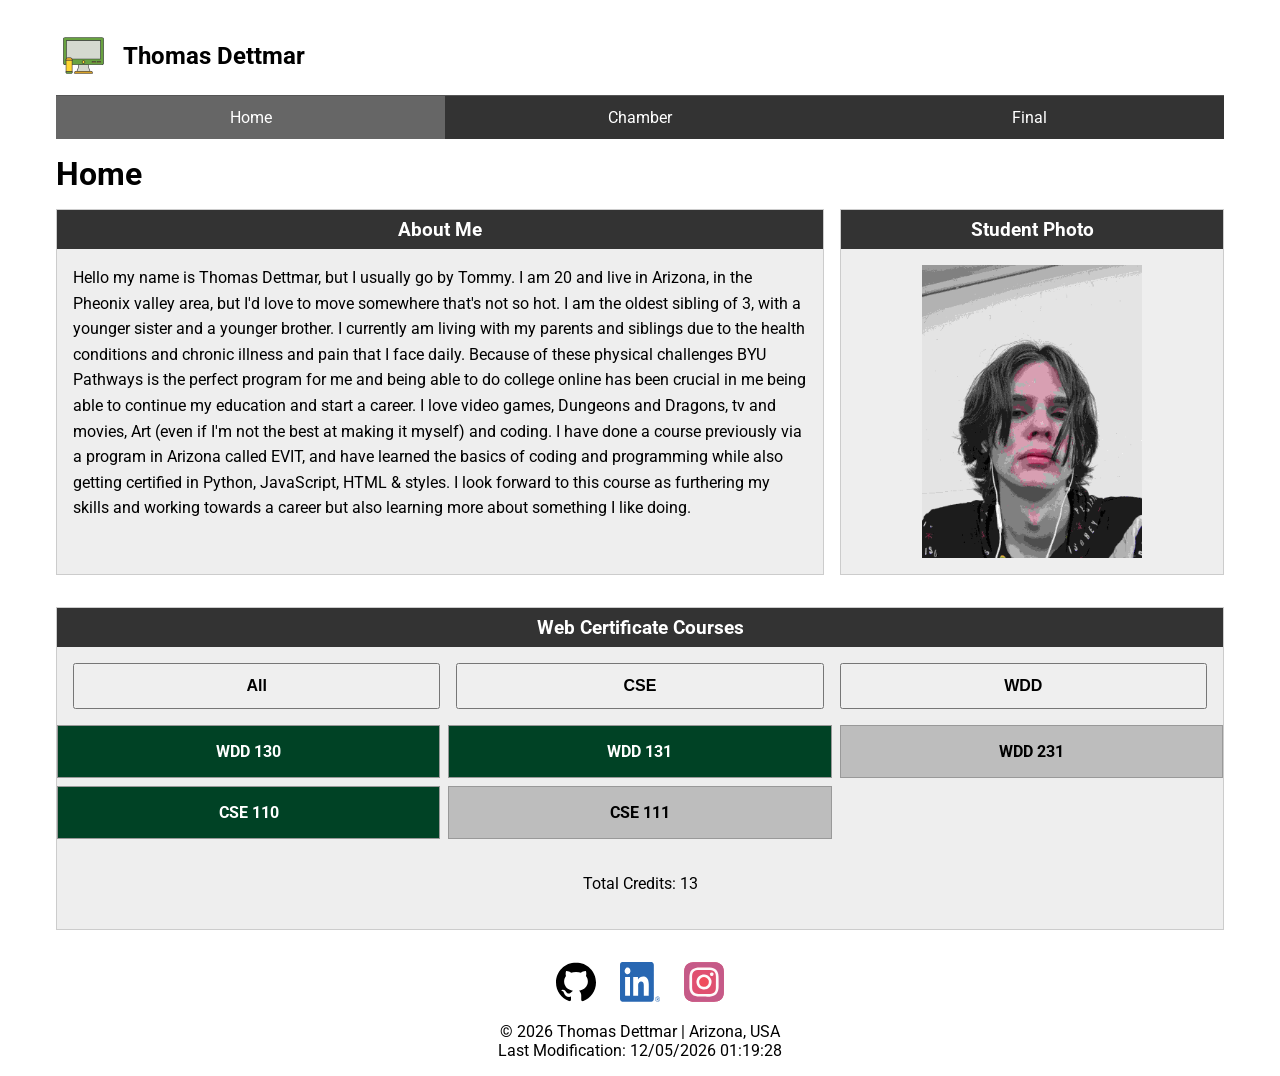
<file: index.html>
<!DOCTYPE html>
<html lang="en">

<head>
    <meta charset="UTF-8">
    <meta name="viewport" content="width=device-width, initial-scale=1.0">

    <title>Thomas Dettmar | WDD231 Home</title>

    <meta name="description" content="WDD231 course home and navigation page made by Thomas Dettmar.">
    <meta name="author" content="Thomas Dettmar">

    <link rel="icon" href="images/favicon.ico">

    <link rel="preconnect" href="https://fonts.googleapis.com">
    <link rel="preconnect" href="https://fonts.gstatic.com" crossorigin>
    <link href="https://fonts.googleapis.com/css2?family=Roboto:wght@400;700&display=swap" rel="stylesheet">

    <link rel="stylesheet" href="styles/small.css">
    <link rel="stylesheet" href="styles/larger.css">

    <script src="scripts/navigation.js" defer></script>
    <script src="scripts/date.js" defer></script>
    <script src="scripts/course.js" defer></script>
</head>

<body>

    <header>

        <div class="logo">
            <img src="images/logo.svg" alt="Site Logo">
            <span>Thomas Dettmar</span>
        </div>

        <button id="menu"></button>

    </header>

    <nav>
        <ul class="navigation">
            <li><a href="index.html" class="active">Home</a></li>
            <li><a href="chamber/">Chamber</a></li>
            <li><a href="project/index.html">Final</a></li>
        </ul>
    </nav>

    <main>

        <h1>Home</h1>

        <div class="top">

            <section>
                <h2>About Me</h2>

                <p>
                    Hello my name is Thomas Dettmar, but I usually go by Tommy. I am 20 and live in Arizona, in the
                    Pheonix valley area, but I'd love to move somewhere that's not so hot. I am the oldest sibling of 3,
                    with a younger sister and a younger brother. I currently am living with my parents and siblings due
                    to the health conditions and chronic illness and pain that I face daily. Because of these physical
                    challenges BYU Pathways is the perfect program for me and being able to do college online has been
                    crucial in me being able to continue my education and start a career. I love video games, Dungeons
                    and Dragons, tv and movies, Art (even if I'm not the best at making it myself) and coding. I have
                    done a course previously via a program in Arizona called EVIT, and have learned the basics of coding
                    and programming while also getting certified in Python, JavaScript, HTML & styles. I look forward to
                    this course as furthering my skills and working towards a career but also learning more about
                    something I like doing.
                </p>

            </section>

            <section>

                <h2>Student Photo</h2>

                <img src="images/profile.jpg" alt="Student Photo">

            </section>

        </div>

        <section class="courses">

            <h2>Web Certificate Courses</h2>

            <div class="buttons">
                <button id="all">All</button>
                <button id="cse">CSE</button>
                <button id="wdd">WDD</button>
            </div>

            <div id="course-container"></div>

            <p>Total Credits: <span id="credits"></span></p>

        </section>


        <dialog id="course-details"></dialog>


    </main>

    <footer>

        <div class="socials">
            <a href="https://github.com/WILDW00F/" target="_blank">
                <img src="images/github.svg" alt="GitHub">
            </a>

            <a href="https://www.linkedin.com/in/thomas-dettmar/" target="_blank">
                <img src="images/linkedin.svg" alt="LinkedIn">
            </a>

            <a href="https://instagram.com/sureifhim/" target="_blank">
                <img src="images/instagram.svg" alt="X">
            </a>
        </div>

        <p>
            © <span id="currentyear"></span> Thomas Dettmar | Arizona, USA
        </p>

        <p id="lastModified"></p>

    </footer>

</body>

</html>
</file>
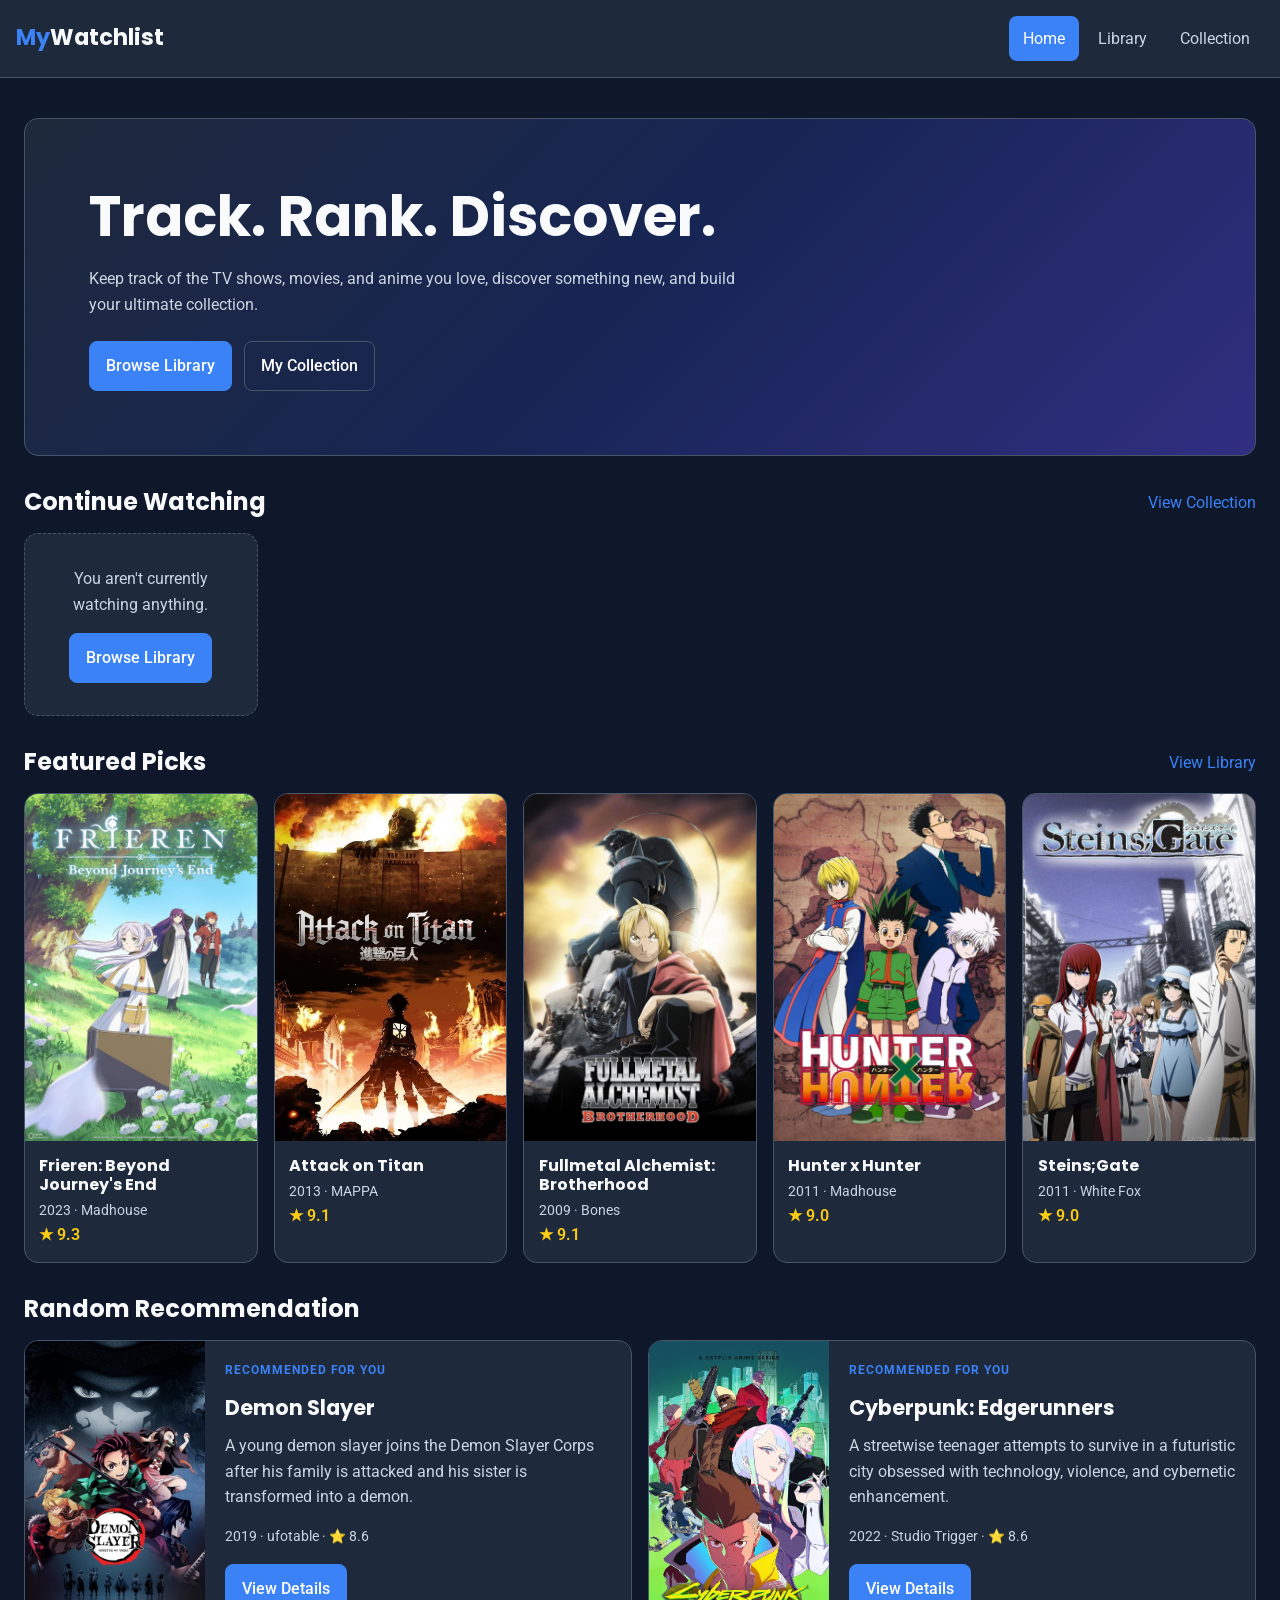
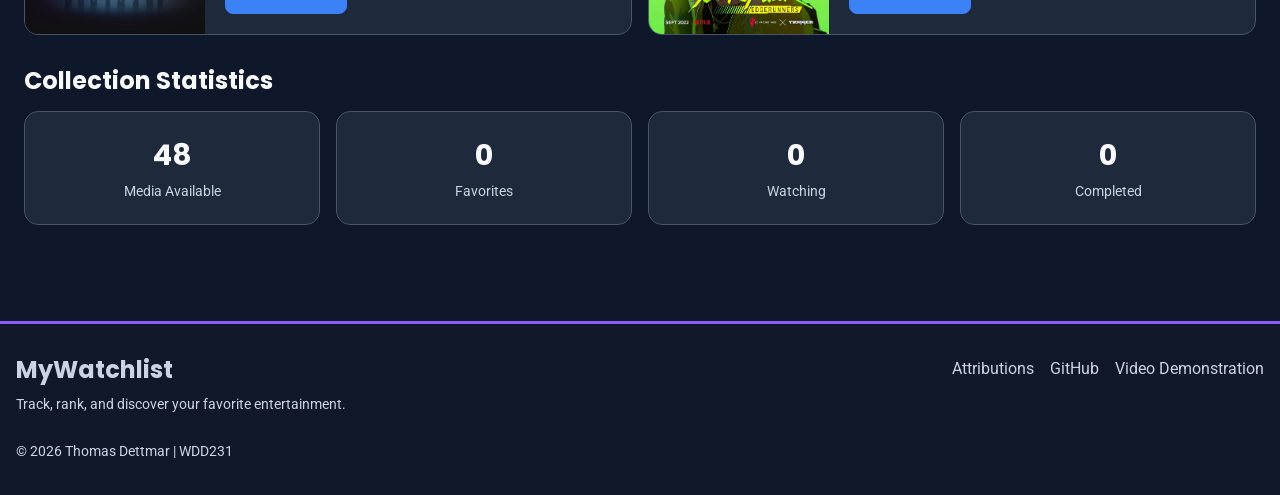
<file: project/index.html>
<!DOCTYPE html>
<html lang="en">

<head>
    <meta charset="UTF-8">
    <meta name="viewport" content="width=device-width, initial-scale=1.0">

    <title>MyWatchlist | Track, Rank & Discover</title>

    <meta
        name="description"
        content="MyWatchlist is a personal media tracking website for discovering, organizing, rating, and managing TV shows, movies, and anime."
    >

    <meta name="author" content="Thomas Dettmar">

    <meta property="og:title" content="MyWatchlist">
    <meta
        property="og:description"
        content="Track, rank, and discover TV shows, movies, and anime with MyWatchlist."
    >

    <meta
    property="og:image"
    content="https://wildw00f.github.io/wdd231/project/images/logo.svg"
>

    <meta property="og:type" content="website">
    <meta property="og:url" content="https://wildw00f.github.io/wdd231/project/">

    <link rel="icon" href="./images/favicon.svg" type="image/svg+xml">

    <link rel="preconnect" href="https://fonts.googleapis.com">
<link rel="preconnect" href="https://fonts.gstatic.com" crossorigin>

<link
    href="https://fonts.googleapis.com/css2?family=Poppins:wght@600;700&family=Roboto:wght@400;500&display=swap"
    rel="stylesheet"
>

    <link rel="stylesheet" href="styles/base.css">
    <link rel="stylesheet" href="styles/small.css">
    <link rel="stylesheet" href="styles/larger.css">

    <script type="module" src="scripts/main.js"></script>
</head>

<body>

<header class="site-header">

    <div class="header-inner">

        <a class="site-logo" href="index.html">
            <span>My</span>Watchlist
        </a>

        <button
            id="menu-button"
            class="menu-button"
            type="button"
            aria-label="Open navigation menu"
            aria-expanded="false"
            aria-controls="site-nav"
        >
            ☰
        </button>

        <nav id="site-nav" class="site-nav" aria-label="Main navigation">

            <ul>
                <li>
                    <a class="active" href="index.html">Home</a>
                </li>

                <li>
                    <a href="library.html">Library</a>
                </li>

                <li>
                    <a href="collection.html">Collection</a>
                </li>
            </ul>

        </nav>

    </div>

</header>

<main>

    <section class="hero">

        <h1>Track. Rank. Discover.</h1>

        <p>
            Keep track of the TV shows, movies, and anime you love,
            discover something new, and build your ultimate collection.
        </p>

        <div class="hero-actions">

            <a class="button" href="library.html">
                Browse Library
            </a>

            <a class="button secondary" href="collection.html">
                My Collection
            </a>

        </div>

    </section>


    <section class="section">

        <div class="section-header">

            <h2>Continue Watching</h2>

            <a href="collection.html">
                View Collection
            </a>

        </div>

        <div id="continue-watching" class="media-grid">
            <!-- JavaScript -->
        </div>

    </section>


    <section class="section">

        <div class="section-header">

            <h2>Featured Picks</h2>

            <a href="library.html">
                View Library
            </a>

        </div>

        <div id="featured-picks" class="media-grid">
            <!-- JavaScript -->
        </div>

    </section>


    <section class="section">

        <div class="section-header">
            <h2>Random Recommendation</h2>
        </div>

        <div id="recommendation"></div>

    </section>


    <section class="section">

        <div class="section-header">
            <h2>Collection Statistics</h2>
        </div>

        <div id="collection-stats" class="stats-grid">
            <!-- JavaScript -->
        </div>

    </section>

</main>

<footer class="site-footer">

    <div class="footer-inner">

        <div>
            <h2>MyWatchlist</h2>

            <p>
                Track, rank, and discover your favorite entertainment.
            </p>
        </div>

        <div class="footer-links">

            <a href="attributions.html">
                Attributions
            </a>

            <a
                href="https://github.com/WILDW00F/wdd231"
                target="_blank"
                rel="noopener noreferrer"
            >
                GitHub
            </a>

            <a href="#" target="_blank" rel="noopener noreferrer">
                Video Demonstration
            </a>

        </div>

    </div>

    <p class="copyright">
        &copy; 2026 Thomas Dettmar | WDD231
    </p>

</footer>

</body>

</html>
</file>
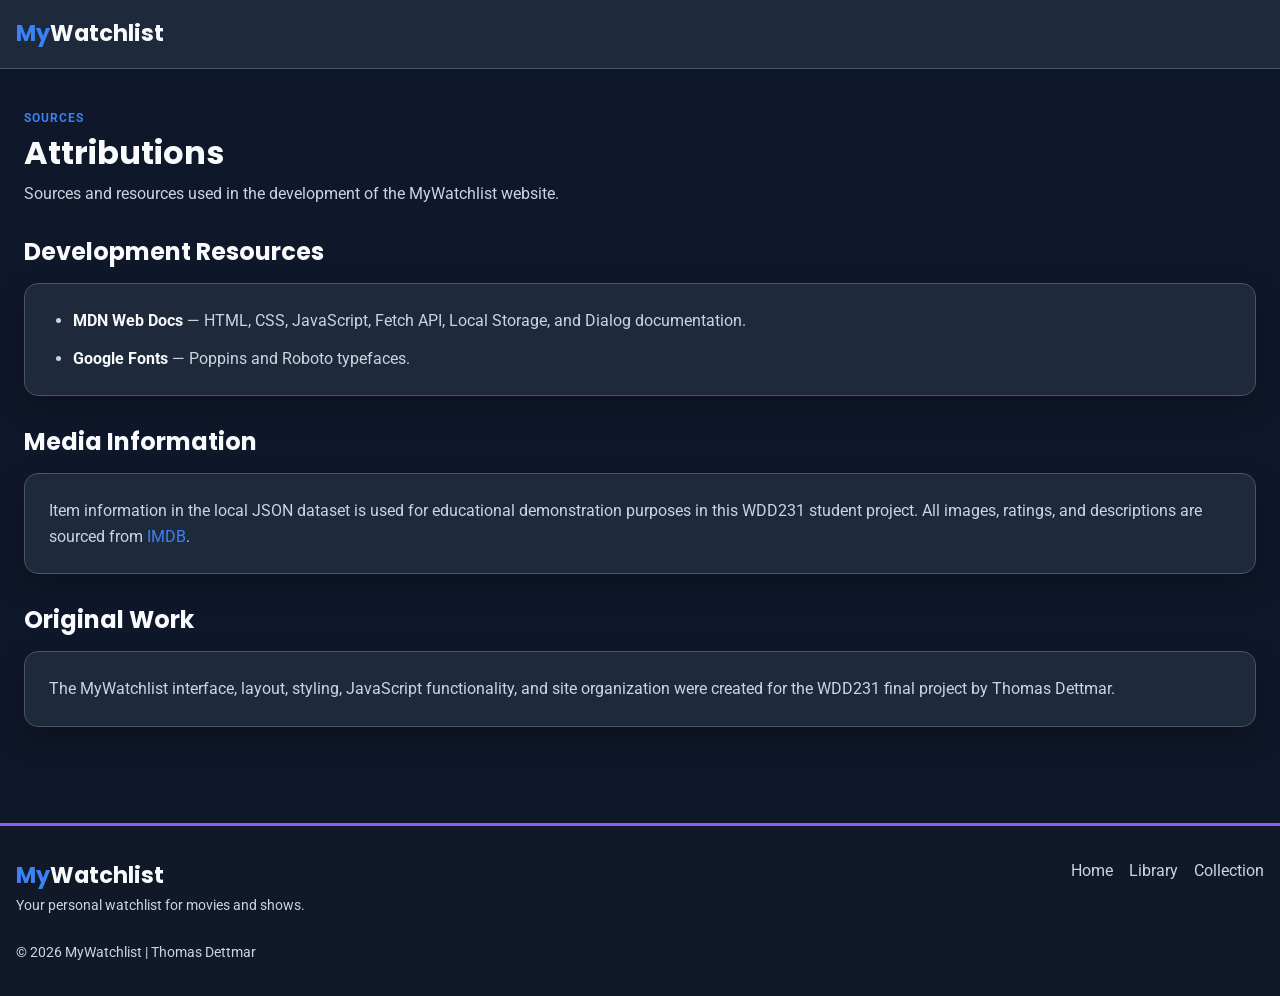
<file: project/attributions.html>
<!DOCTYPE html>
<html lang="en">

<head>

    <meta charset="UTF-8">
    <meta name="viewport" content="width=device-width, initial-scale=1.0">

    <title>MyWatchlist | Attributions</title>

    <meta
        name="description"
        content="Sources and attributions for the MyWatchlist media tracking website."
    >

    <meta name="author" content="Thomas Dettmar">

    <meta property="og:title" content="MyWatchlist | Attributions">

<meta
    property="og:description"
    content="Sources and attributions for the MyWatchlist website and its development resources."
>

<meta
    property="og:image"
    content="https://wildw00f.github.io/wdd231/project/images/logo.svg"
>

<meta
    property="og:url"
    content="https://wildw00f.github.io/wdd231/project/attributions.html"
>

    <meta property="og:type" content="website">

    <link rel="icon" href="./images/favicon.svg" type="image/svg+xml">

    <link rel="preconnect" href="https://fonts.googleapis.com">
<link rel="preconnect" href="https://fonts.gstatic.com" crossorigin>

<link
    href="https://fonts.googleapis.com/css2?family=Poppins:wght@600;700&family=Roboto:wght@400;500&display=swap"
    rel="stylesheet"
>

    <link rel="stylesheet" href="styles/base.css">
<link rel="stylesheet" href="styles/small.css">
<link rel="stylesheet" href="styles/larger.css">

</head>

<body>

    <!-- =====================================================
         HEADER
    ====================================================== -->

    <header class="site-header">

        <div class="header-inner">

            <a class="site-logo" href="index.html">
                <span>My</span>Watchlist
            </a>

        </div>

    </header>


    <!-- =====================================================
         MAIN
    ====================================================== -->

    <main>

        <section class="page-heading">

            <p class="eyebrow">
                SOURCES
            </p>

            <h1>
                Attributions
            </h1>

            <p>
                Sources and resources used in the development
                of the MyWatchlist website.
            </p>

        </section>


        <!-- =================================================
             DEVELOPMENT RESOURCES
        ================================================== -->

        <section class="section">

            <div class="section-header">

                <h2>
                    Development Resources
                </h2>

            </div>


            <div class="content-card">

                <ul class="attribution-list">

                    <li>
                        <strong>MDN Web Docs</strong>
                        — HTML, CSS, JavaScript, Fetch API,
                        Local Storage, and Dialog documentation.
                    </li>

                    <li>
                        <strong>Google Fonts</strong>
                        — Poppins and Roboto typefaces.
                    </li>

                </ul>

            </div>

        </section>


        <!-- =================================================
             MEDIA INFORMATION
        ================================================== -->

        <section class="section">

            <div class="section-header">

                <h2>
                    Media Information
                </h2>

            </div>


            <div class="content-card">

                <p>
                    Item information in the local JSON dataset
                    is used for educational demonstration
                    purposes in this WDD231 student project.
                    All images, ratings, and descriptions are sourced from <a href="https://www.imdb.com" target="_blank" rel="noopener noreferrer">IMDB</a>.
                </p>

            </div>

        </section>


        <!-- =================================================
             ORIGINAL WORK
        ================================================== -->

        <section class="section">

            <div class="section-header">

                <h2>
                    Original Work
                </h2>

            </div>


            <div class="content-card">

                <p>
                    The MyWatchlist interface, layout, styling,
                    JavaScript functionality, and site
                    organization were created for the WDD231
                    final project by Thomas Dettmar.
                </p>

            </div>

        </section>

    </main>


    <!-- =====================================================
         FOOTER
    ====================================================== -->

    <footer class="site-footer">

        <div class="footer-inner">

            <div>

                <a class="site-logo" href="index.html">
                    <span>My</span>Watchlist
                </a>

                <p>
                    Your personal watchlist for movies and shows.
                </p>

            </div>


            <nav
                class="footer-links"
                aria-label="Footer navigation"
            >

                <a href="index.html">
                    Home
                </a>

                <a href="library.html">
                    Library
                </a>

                <a href="collection.html">
                    Collection
                </a>

            </nav>

        </div>


        <p class="copyright">
            &copy; 2026 MyWatchlist | Thomas Dettmar
        </p>

    </footer>

</body>

</html>
</file>
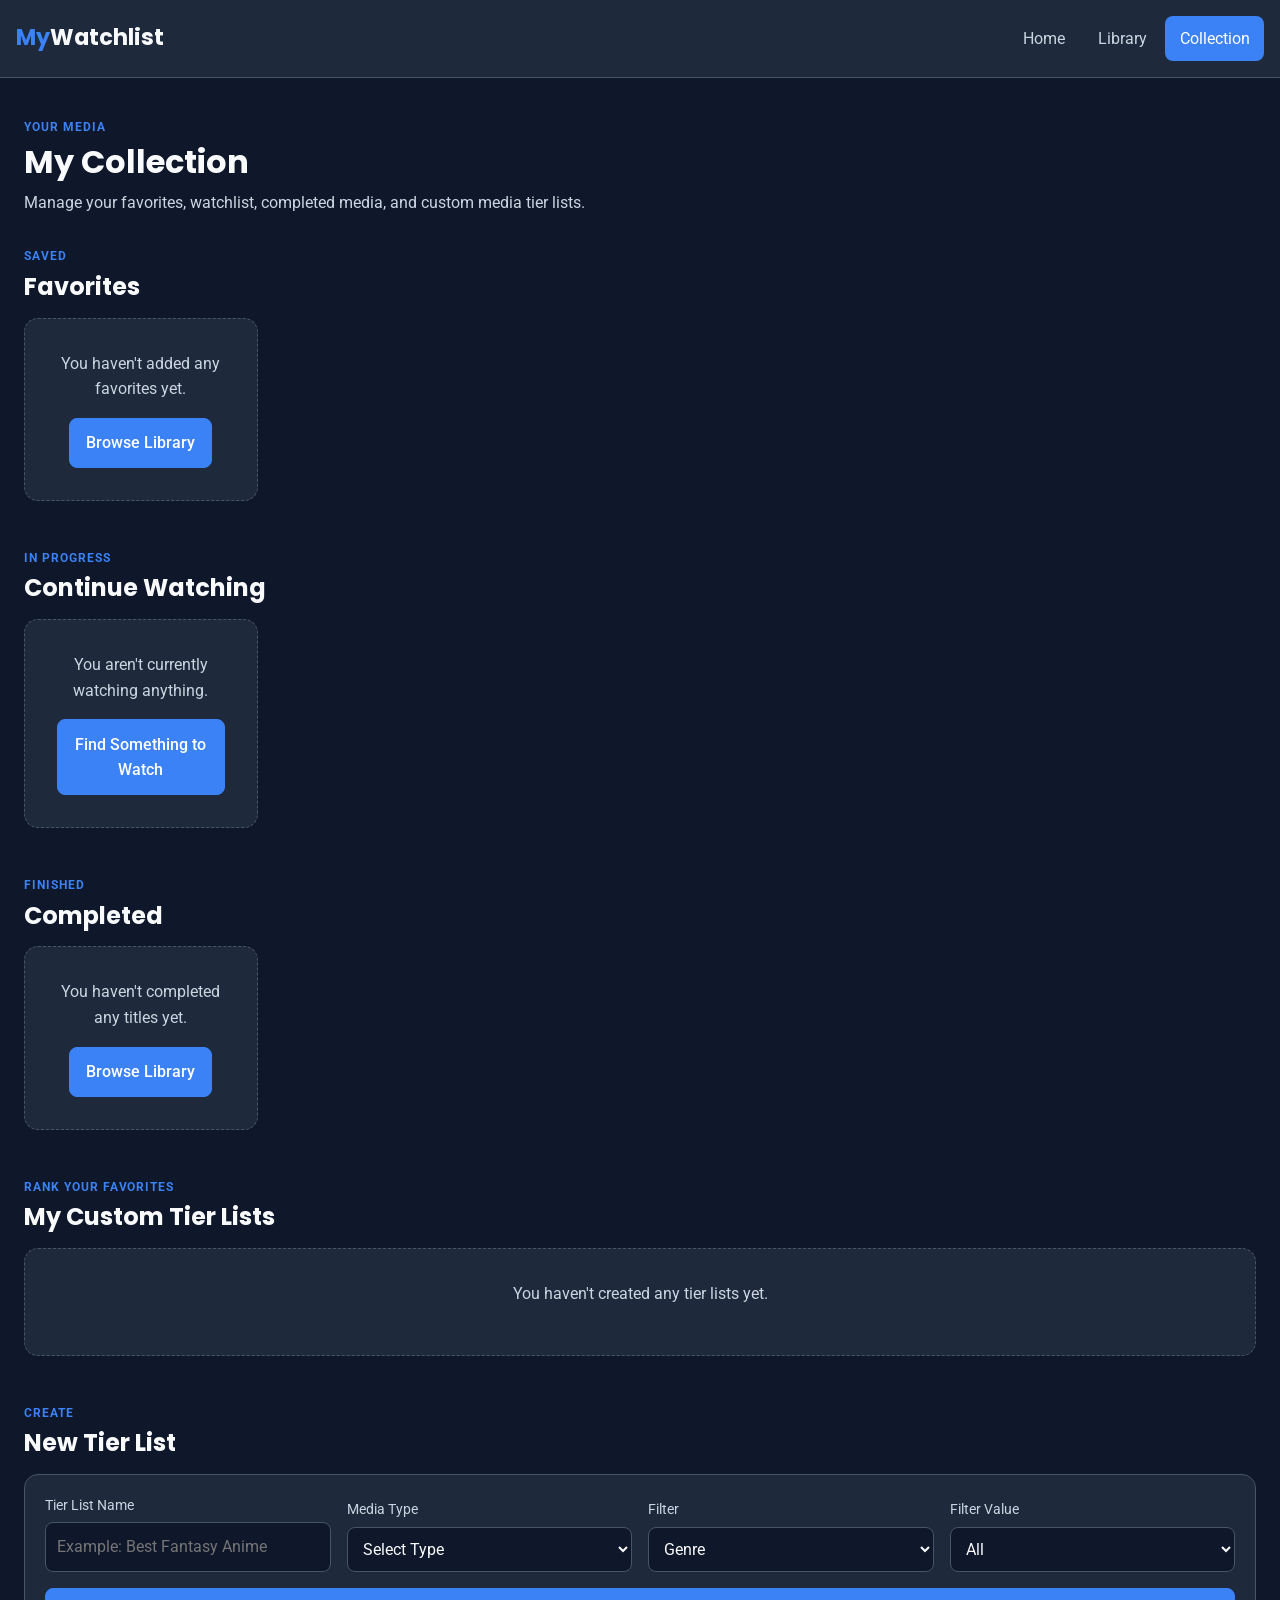
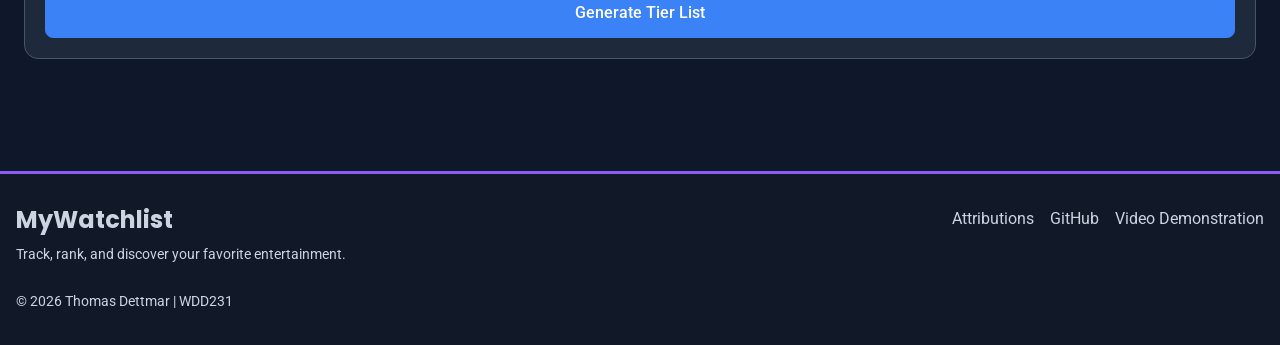
<file: project/collection.html>
<!DOCTYPE html>
<html lang="en">

<head>
    <meta charset="UTF-8">
    <meta name="viewport" content="width=device-width, initial-scale=1.0">

    <title>MyWatchlist | Collection</title>

    <meta
        name="description"
        content="Manage your MyWatchlist favorites, watchlist, completed media, and custom media tier lists."
    >

    <meta name="author" content="Thomas Dettmar">

    <meta property="og:title" content="MyWatchlist | Collection">

    <meta
        property="og:description"
        content="Manage your favorites, watchlist, completed media, and custom media tier lists."
    >

    <meta
    property="og:image"
    content="https://wildw00f.github.io/wdd231/project/images/logo.svg"
>
<meta property="og:url" content="https://wildw00f.github.io/wdd231/project/collection.html">

    <meta property="og:type" content="website">

    <link rel="icon" href="./images/favicon.svg" type="image/svg+xml">

    <link rel="preconnect" href="https://fonts.googleapis.com">
<link rel="preconnect" href="https://fonts.gstatic.com" crossorigin>

<link
    href="https://fonts.googleapis.com/css2?family=Poppins:wght@600;700&family=Roboto:wght@400;500&display=swap"
    rel="stylesheet"
>

    <link rel="stylesheet" href="styles/base.css">
    <link rel="stylesheet" href="styles/small.css">
    <link rel="stylesheet" href="styles/larger.css">

    <script type="module" src="scripts/collection.js"></script>
</head>

<body>

<header class="site-header">

    <div class="header-inner">

        <a class="site-logo" href="index.html">
            <span>My</span>Watchlist
        </a>

        <button
            id="menu-button"
            class="menu-button"
            type="button"
            aria-label="Open navigation menu"
            aria-expanded="false"
            aria-controls="site-nav"
        >
            ☰
        </button>

        <nav
            id="site-nav"
            class="site-nav"
            aria-label="Main navigation"
        >

            <ul>

                <li>
                    <a href="index.html">
                        Home
                    </a>
                </li>

                <li>
                    <a href="library.html">
                        Library
                    </a>
                </li>

                <li>
                    <a
                        class="active"
                        href="collection.html"
                    >
                        Collection
                    </a>
                </li>

            </ul>

        </nav>

    </div>

</header>


<main>

    <!-- ==================================================
         PAGE HEADING
    =================================================== -->

    <section class="page-heading">

        <p class="eyebrow">
            YOUR MEDIA
        </p>

        <h1>
            My Collection
        </h1>

        <p>
            Manage your favorites, watchlist, completed media,
            and custom media tier lists.
        </p>

    </section>


    <!-- ==================================================
         FAVORITES
    =================================================== -->

    <section class="collection-section">

        <div class="section-heading">

            <div>

                <p class="eyebrow">
                    SAVED
                </p>

                <h2>
                    Favorites
                </h2>

            </div>

        </div>

        <div
            id="favorites-grid"
            class="media-grid"
        >
            <!-- JavaScript -->
        </div>

    </section>


    <!-- ==================================================
         CONTINUE WATCHING
    =================================================== -->

    <section class="collection-section">

        <div class="section-heading">

            <div>

                <p class="eyebrow">
                    IN PROGRESS
                </p>

                <h2>
                    Continue Watching
                </h2>

            </div>

        </div>

        <div
            id="collection-watching"
            class="media-grid"
        >
            <!-- JavaScript -->
        </div>

    </section>


    <!-- ==================================================
         COMPLETED
    =================================================== -->

    <section class="collection-section">

        <div class="section-heading">

            <div>

                <p class="eyebrow">
                    FINISHED
                </p>

                <h2>
                    Completed
                </h2>

            </div>

        </div>

        <div
            id="collection-completed"
            class="media-grid"
        >
            <!-- JavaScript -->
        </div>

    </section>


    <!-- ==================================================
         TIER LISTS
    =================================================== -->

    <section class="collection-section tier-lists-section">

        <div class="section-heading">

            <div>

                <p class="eyebrow">
                    RANK YOUR FAVORITES
                </p>

                <h2>
                    My Custom Tier Lists
                </h2>

            </div>

        </div>


        <div
            id="tier-list-container"
            class="tier-list-container"
        >
            <!-- JavaScript -->
        </div>

    </section>


    <!-- ==================================================
         CREATE TIER LIST
    =================================================== -->

    <section class="collection-section">

        <div class="section-heading">

            <div>

                <p class="eyebrow">
                    CREATE
                </p>

                <h2>
                    New Tier List
                </h2>

            </div>

        </div>


        <form
            id="tier-form"
            class="tier-form"
        >

            <div class="form-group">

                <label for="tier-name">
                    Tier List Name
                </label>

                <input
                    type="text"
                    id="tier-name"
                    name="tier-name"
                    required
                    maxlength="50"
                    placeholder="Example: Best Fantasy Anime"
                >

            </div>


            <div class="form-group">

                <label for="tier-type">
                    Media Type
                </label>

                <select
                    id="tier-type"
                    name="tier-type"
                    required
                >

                    <option value="">
                        Select Type
                    </option>

                    <option value="all">
                        All Media
                    </option>

                    <option value="Anime">
                        Anime
                    </option>

                    <option value="TV Series">
                        TV Series
                    </option>

                    <option value="TV Movie">
                        TV Movies
                    </option>

                    <option value="Anime Series">
                        Anime Series
                    </option>

                    <option value="Anime Movie">
                        Anime Movies
                    </option>

                </select>

            </div>


            <div class="form-group">

                <label for="tier-filter">
                    Filter
                </label>

                <select
                    id="tier-filter"
                    name="tier-filter"
                >

                    <option value="genre">
                        Genre
                    </option>

                    <option value="studio">
                        Studio
                    </option>

                    <option value="rating">
                        Rating
                    </option>

                </select>

            </div>


            <div class="form-group">

                <label for="tier-filter-value">
                    Filter Value
                </label>

                <select
                    id="tier-filter-value"
                    name="tier-filter-value"
                >

                    <option value="all">
                        All
                    </option>

                </select>

            </div>


            <button
                type="submit"
                class="button"
            >
                Generate Tier List
            </button>

        </form>

    </section>

</main>


<!-- ==================================================
     MEDIA MODAL
=================================================== -->

<dialog
    id="media-modal"
    class="media-modal"
>

    <div class="modal-content">

        <button
            id="modal-close"
            class="modal-close"
            type="button"
            aria-label="Close details"
        >
            &times;
        </button>

        <div id="modal-details">
            <!-- JavaScript -->
        </div>

    </div>

</dialog>


<footer class="site-footer">

    <div class="footer-inner">

        <div>

            <h2>
                MyWatchlist
            </h2>

            <p>
                Track, rank, and discover your favorite entertainment.
            </p>

        </div>


        <div class="footer-links">

            <a href="attributions.html">
                Attributions
            </a>

            <a
                href="https://github.com/WILDW00F/wdd231"
                target="_blank"
                rel="noopener noreferrer"
            >
                GitHub
            </a>

            <a
                href="#"
                target="_blank"
                rel="noopener noreferrer"
            >
                Video Demonstration
            </a>

        </div>

    </div>


    <p class="copyright">
        &copy; 2026 Thomas Dettmar | WDD231
    </p>

</footer>

</body>

</html>
</file>
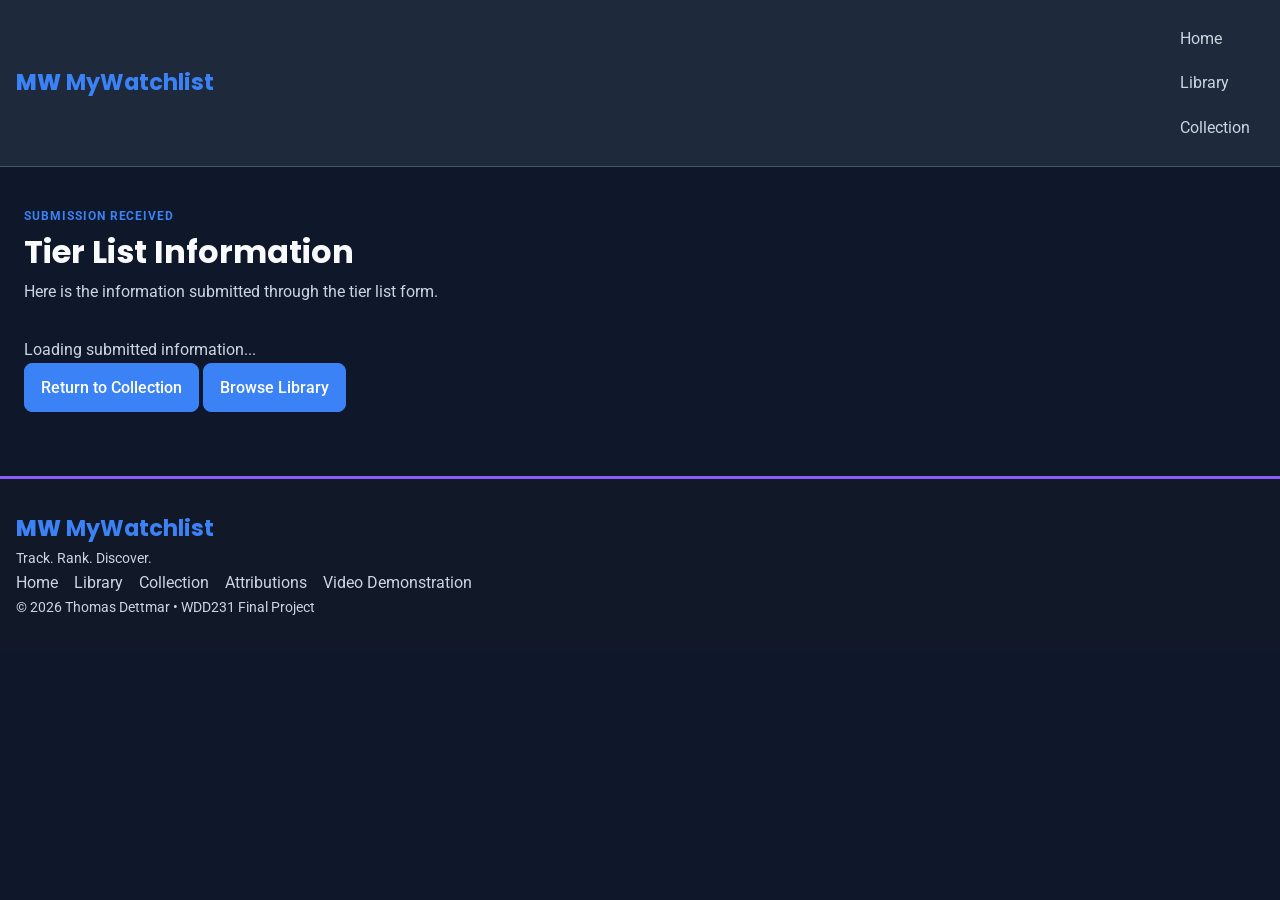
<file: project/form-action.html>
<!DOCTYPE html>
<html lang="en">

<head>

    <meta charset="UTF-8">
    <meta name="viewport" content="width=device-width, initial-scale=1.0">

    <title>MyWatchlist | Tier List Submitted</title>

    <meta name="description"
        content="Confirmation page displaying submitted MyWatchlist tier list information.">

    <meta name="author" content="Thomas Dettmar">

    <meta
    property="og:image"
    content="https://wildw00f.github.io/wdd231/project/images/logo.svg"
>


    <link rel="icon" href="./images/favicon.svg" type="image/svg+xml">

    <link rel="preconnect" href="https://fonts.googleapis.com">
<link rel="preconnect" href="https://fonts.gstatic.com" crossorigin>

<link
    href="https://fonts.googleapis.com/css2?family=Poppins:wght@600;700&family=Roboto:wght@400;500&display=swap"
    rel="stylesheet"
>
    <link rel="stylesheet" href="styles/base.css">
    <link rel="stylesheet" href="styles/small.css">
    <link rel="stylesheet" href="styles/larger.css">

    <script type="module" src="scripts/main.js"></script>

</head>

<body>

    <header class="site-header">

        <div class="header-inner">

            <a class="site-logo" href="index.html">
                <span class="logo-mark">MW</span>
                <span>MyWatchlist</span>
            </a>

            <button
                class="menu-button"
                type="button"
                aria-label="Open navigation menu"
                aria-expanded="false"
                aria-controls="main-navigation">
                ☰
            </button>

            <nav id="main-navigation"
                class="site-nav"
                aria-label="Main navigation">

                <a class="nav-link" href="index.html">
                    Home
                </a>

                <a class="nav-link" href="library.html">
                    Library
                </a>

                <a class="nav-link" href="collection.html">
                    Collection
                </a>

            </nav>

        </div>

    </header>


    <main>

        <section class="page-heading centered">

            <p class="eyebrow">SUBMISSION RECEIVED</p>

            <h1>Tier List Information</h1>

            <p>
                Here is the information submitted through the tier list form.
            </p>

        </section>


        <section class="submission-card">

            <div id="form-results">

                <p class="loading-message">
                    Loading submitted information...
                </p>

            </div>

            <div class="submission-actions">

                <a class="button button-primary"
                    href="collection.html">
                    Return to Collection
                </a>

                <a class="button button-secondary"
                    href="library.html">
                    Browse Library
                </a>

            </div>

        </section>

    </main>


    <footer class="site-footer">

        <div class="footer-content">

            <div>

                <a class="site-logo footer-logo" href="index.html">
                    <span class="logo-mark">MW</span>
                    <span>MyWatchlist</span>
                </a>

                <p>Track. Rank. Discover.</p>

            </div>

            <div class="footer-links">

                <a href="index.html">Home</a>
                <a href="library.html">Library</a>
                <a href="collection.html">Collection</a>
                <a href="attributions.html">Attributions</a>
                <a href="#" id="video-link">Video Demonstration</a>

            </div>

        </div>

        <div class="footer-bottom">

            <p>
                © 2026 Thomas Dettmar • WDD231 Final Project
            </p>

        </div>

    </footer>

</body>

</html>
</file>
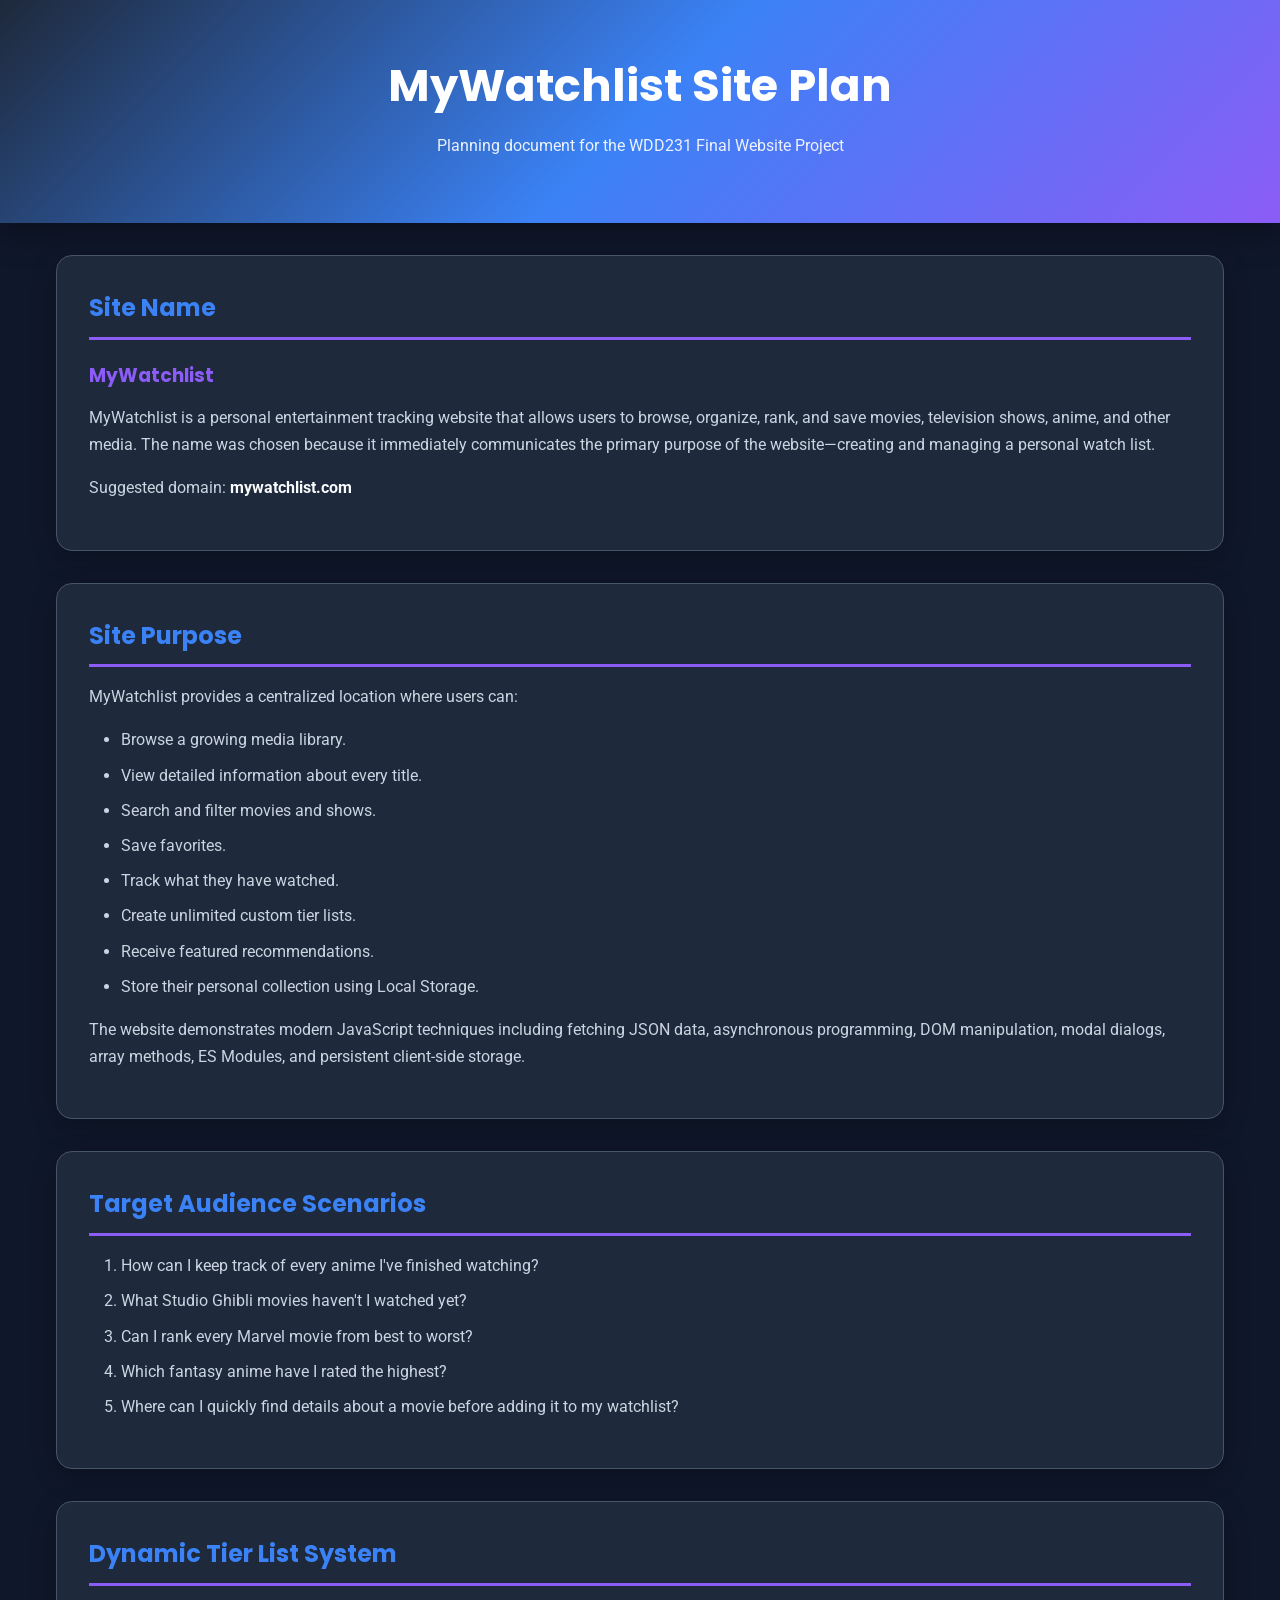
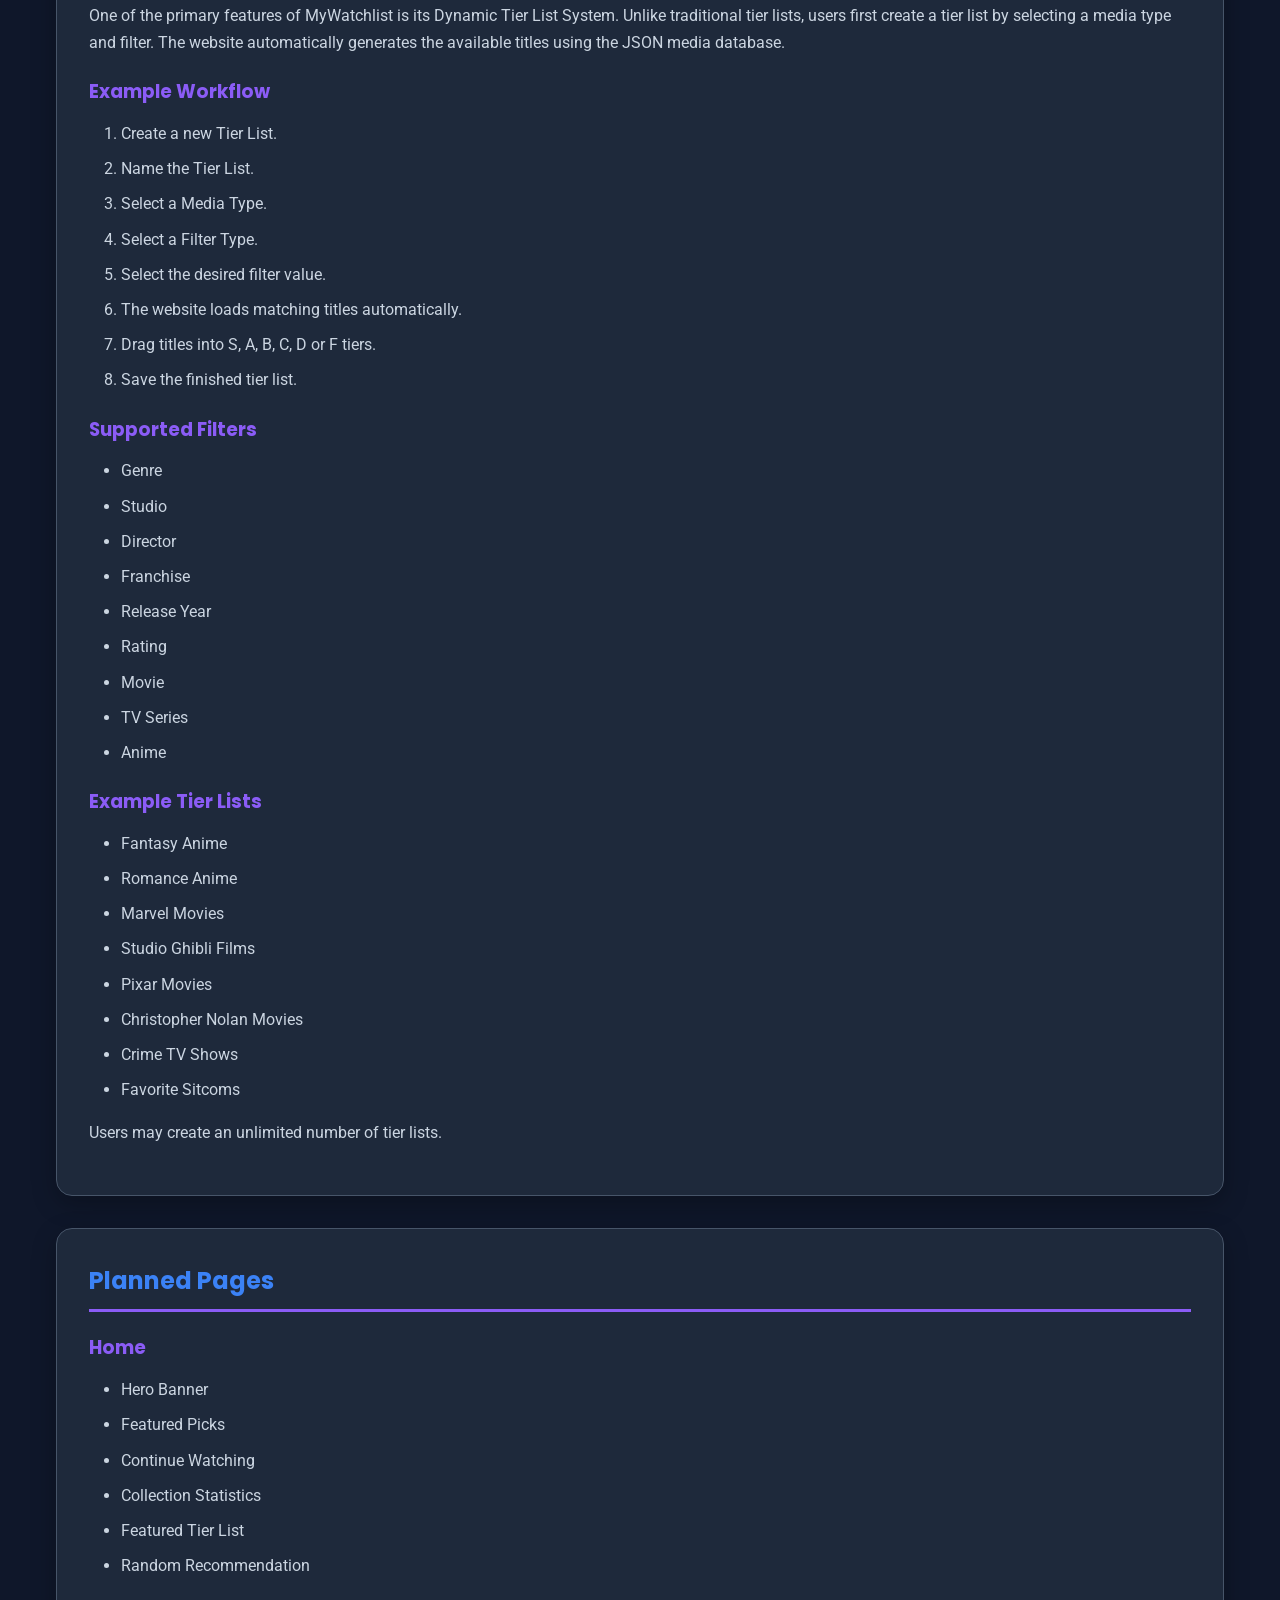
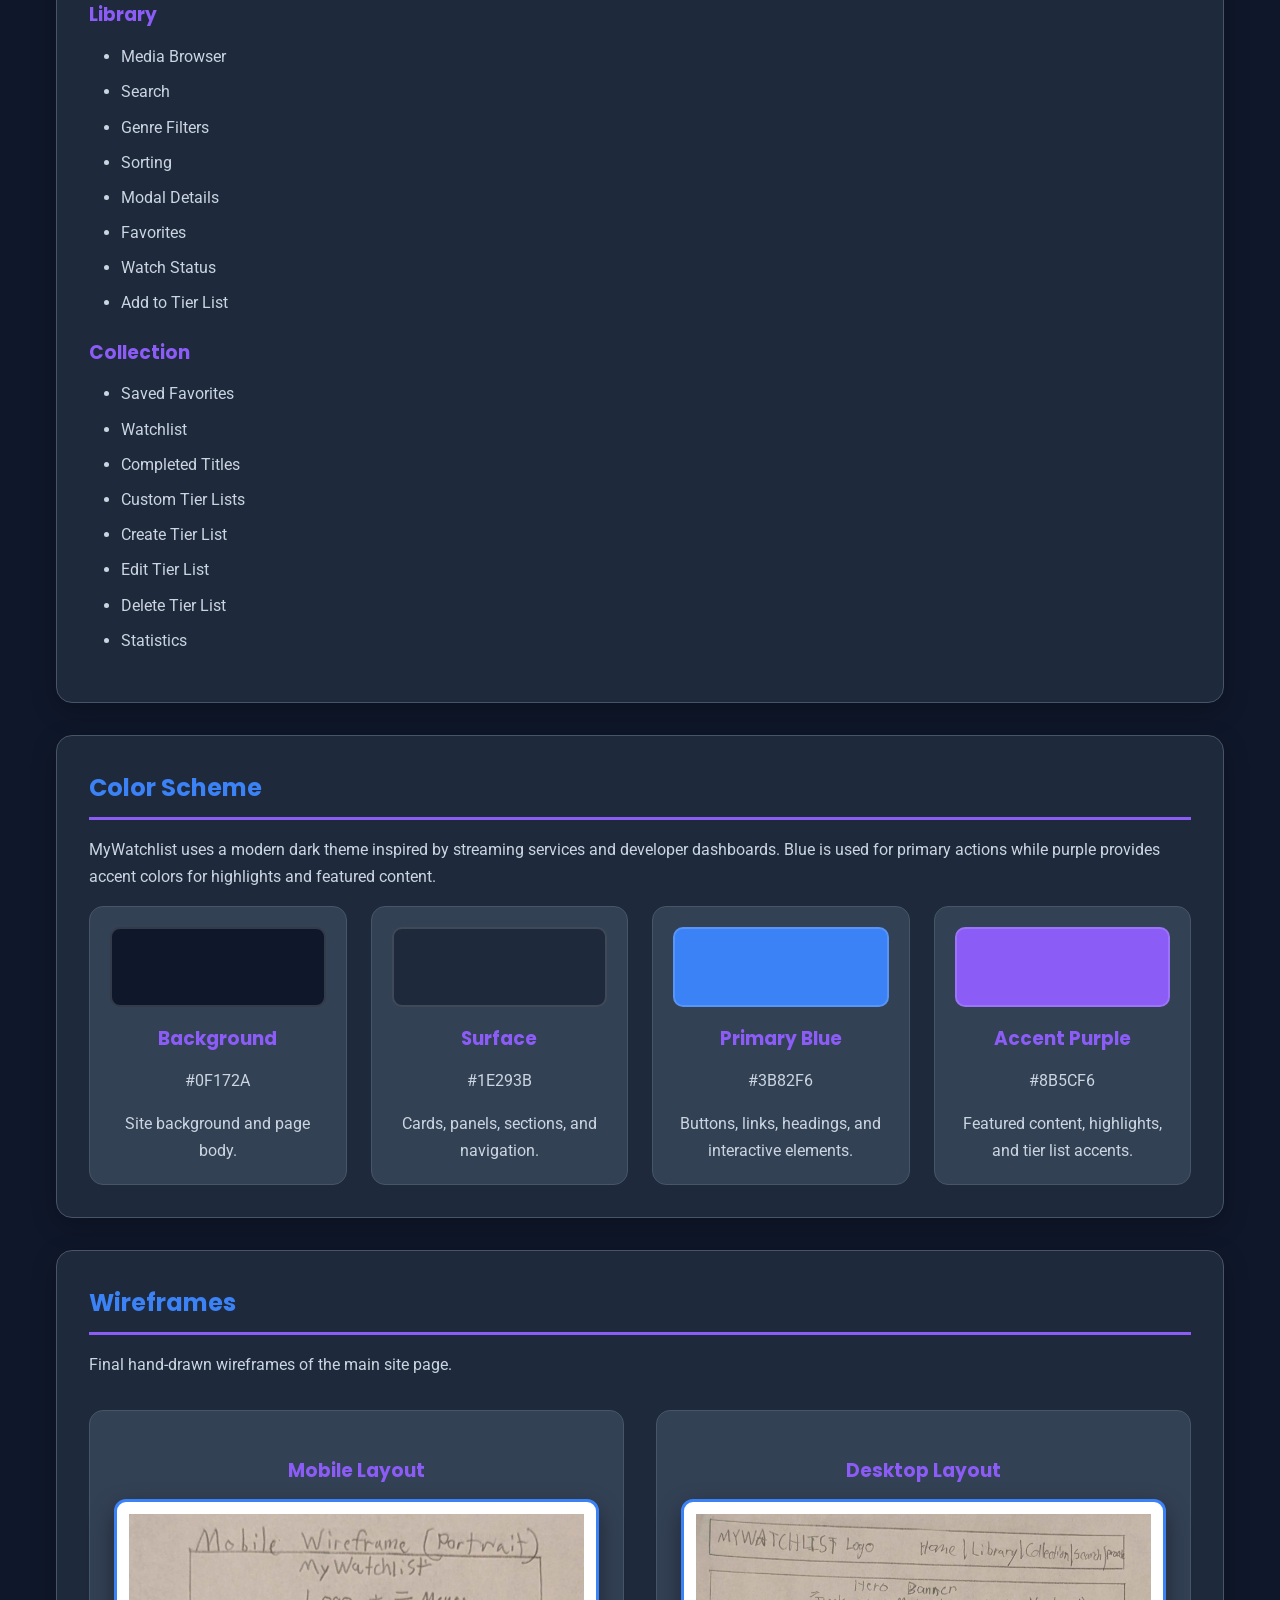
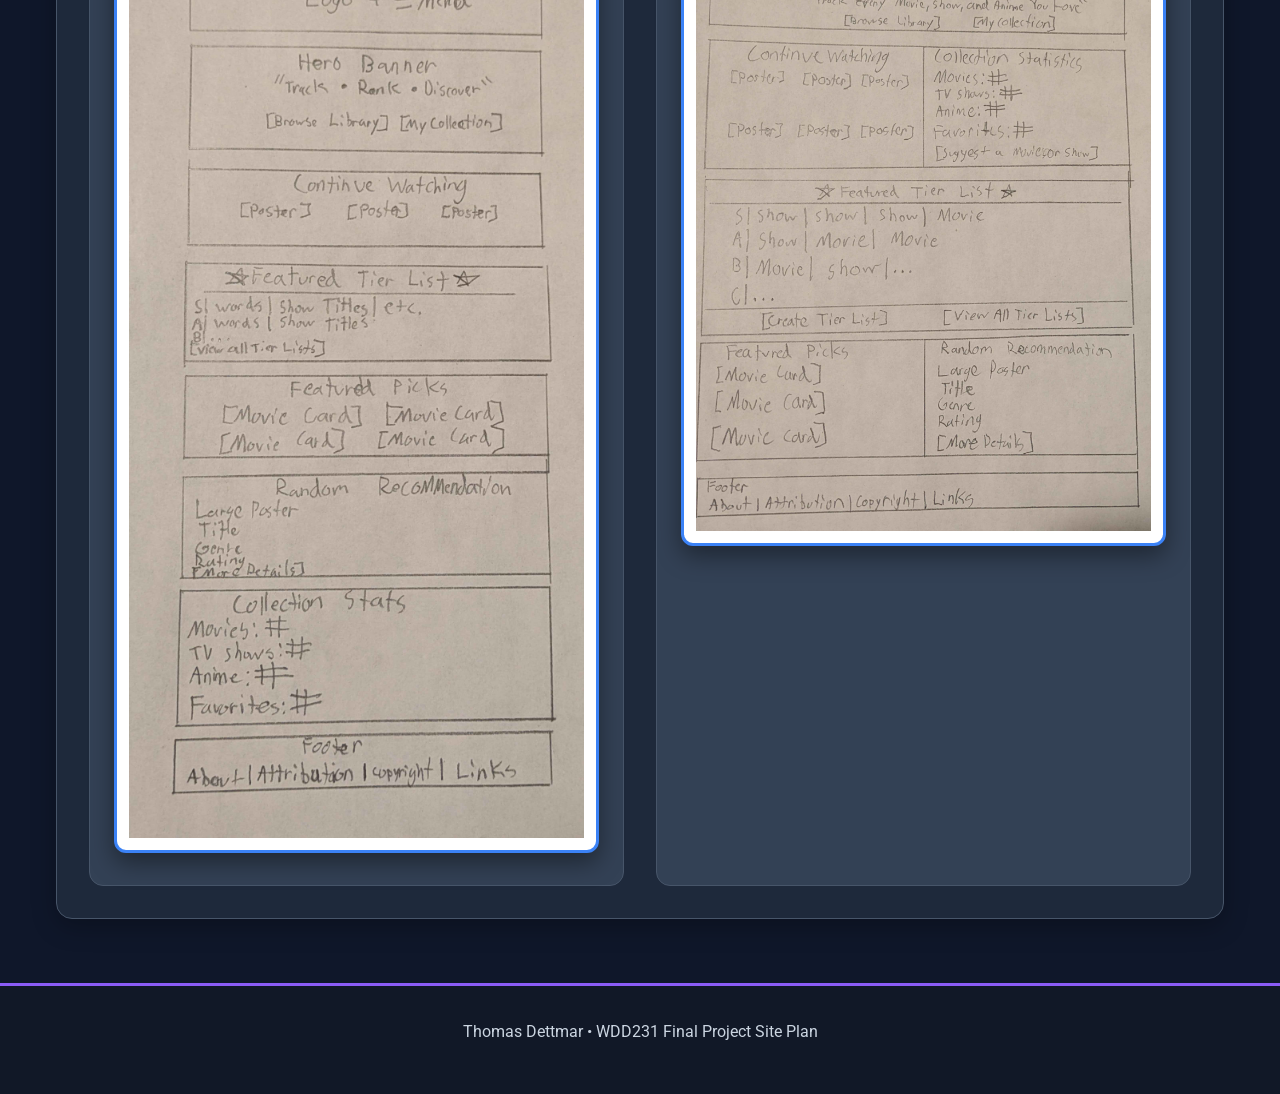
<file: project/siteplan.html>
<!DOCTYPE html>
<html lang="en">

<head>
    <meta charset="UTF-8">
    <meta name="viewport" content="width=device-width, initial-scale=1.0">

    <title>MyWatchlist Site Plan</title>

    <meta name="description"
        content="Site planning document for the MyWatchlist web application.">
    <meta name="author"
        content="Thomas Dettmar">

    <link rel="preconnect" href="https://fonts.googleapis.com">

    <link rel="preconnect"
        href="https://fonts.gstatic.com"
        crossorigin>

    <link href="https://fonts.googleapis.com/css2?family=Poppins:wght@600;700&family=Roboto:wght@400;500&display=swap"
        rel="stylesheet">

    <link rel="stylesheet" href="styles/siteplan.css">

</head>

<body>

<header>

    <h1>MyWatchlist Site Plan</h1>

    <p>
        Planning document for the WDD231 Final Website Project
    </p>

</header>

<main>

<section>

<h2>Site Name</h2>

<h3>MyWatchlist</h3>

<p>

MyWatchlist is a personal entertainment tracking website that allows users
to browse, organize, rank, and save movies, television shows, anime,
and other media.

The name was chosen because it immediately communicates the primary
purpose of the website—creating and managing a personal watch list.

</p>

<p>

Suggested domain:
<strong>mywatchlist.com</strong>

</p>

</section>

<section>

<h2>Site Purpose</h2>

<p>

MyWatchlist provides a centralized location where users can:

</p>

<ul>

<li>Browse a growing media library.</li>

<li>View detailed information about every title.</li>

<li>Search and filter movies and shows.</li>

<li>Save favorites.</li>

<li>Track what they have watched.</li>

<li>Create unlimited custom tier lists.</li>

<li>Receive featured recommendations.</li>

<li>Store their personal collection using Local Storage.</li>

</ul>

<p>

The website demonstrates modern JavaScript techniques including
fetching JSON data, asynchronous programming, DOM manipulation,
modal dialogs, array methods, ES Modules, and persistent client-side
storage.

</p>

</section>

<section>

<h2>Target Audience Scenarios</h2>

<ol>

<li>
How can I keep track of every anime I've finished watching?
</li>

<li>
What Studio Ghibli movies haven't I watched yet?
</li>

<li>
Can I rank every Marvel movie from best to worst?
</li>

<li>
Which fantasy anime have I rated the highest?
</li>

<li>
Where can I quickly find details about a movie before adding it to my watchlist?
</li>

</ol>

</section>

<section>

<h2>Dynamic Tier List System</h2>

<p>

One of the primary features of MyWatchlist is its Dynamic Tier List System.

Unlike traditional tier lists, users first create a tier list by selecting
a media type and filter. The website automatically generates the available
titles using the JSON media database.

</p>

<h3>Example Workflow</h3>

<ol>

<li>Create a new Tier List.</li>

<li>Name the Tier List.</li>

<li>Select a Media Type.</li>

<li>Select a Filter Type.</li>

<li>Select the desired filter value.</li>

<li>The website loads matching titles automatically.</li>

<li>Drag titles into S, A, B, C, D or F tiers.</li>

<li>Save the finished tier list.</li>

</ol>

<h3>Supported Filters</h3>

<ul>

<li>Genre</li>

<li>Studio</li>

<li>Director</li>

<li>Franchise</li>

<li>Release Year</li>

<li>Rating</li>

<li>Movie</li>

<li>TV Series</li>

<li>Anime</li>

</ul>

<h3>Example Tier Lists</h3>

<ul>

<li>Fantasy Anime</li>

<li>Romance Anime</li>

<li>Marvel Movies</li>

<li>Studio Ghibli Films</li>

<li>Pixar Movies</li>

<li>Christopher Nolan Movies</li>

<li>Crime TV Shows</li>

<li>Favorite Sitcoms</li>

</ul>

<p>

Users may create an unlimited number of tier lists.

</p>

</section>

<section>

<h2>Planned Pages</h2>

<h3>Home</h3>

<ul>

<li>Hero Banner</li>

<li>Featured Picks</li>

<li>Continue Watching</li>

<li>Collection Statistics</li>

<li>Featured Tier List</li>

<li>Random Recommendation</li>

</ul>

<h3>Library</h3>

<ul>

<li>Media Browser</li>

<li>Search</li>

<li>Genre Filters</li>

<li>Sorting</li>

<li>Modal Details</li>

<li>Favorites</li>

<li>Watch Status</li>

<li>Add to Tier List</li>

</ul>

<h3>Collection</h3>

<ul>

<li>Saved Favorites</li>

<li>Watchlist</li>

<li>Completed Titles</li>

<li>Custom Tier Lists</li>

<li>Create Tier List</li>

<li>Edit Tier List</li>

<li>Delete Tier List</li>

<li>Statistics</li>

</ul>

</section>

<section>

    <h2>Color Scheme</h2>

    <p>
        MyWatchlist uses a modern dark theme inspired by streaming services and
        developer dashboards. Blue is used for primary actions while purple
        provides accent colors for highlights and featured content.
    </p>

    <div class="color-grid">

        <div class="color-card background">

            <div class="swatch"></div>

            <h3>Background</h3>

            <p>#0F172A</p>

            <p>
                Site background and page body.
            </p>

        </div>

        <div class="color-card surface">

            <div class="swatch"></div>

            <h3>Surface</h3>

            <p>#1E293B</p>

            <p>
                Cards, panels, sections, and navigation.
            </p>

        </div>

        <div class="color-card primary">

            <div class="swatch"></div>

            <h3>Primary Blue</h3>

            <p>#3B82F6</p>

            <p>
                Buttons, links, headings, and interactive elements.
            </p>

        </div>

        <div class="color-card secondary">

            <div class="swatch"></div>

            <h3>Accent Purple</h3>

            <p>#8B5CF6</p>

            <p>
                Featured content, highlights, and tier list accents.
            </p>

        </div>

    </div>

</section>

<section>

<h2>Wireframes</h2>

<p>

Final hand-drawn wireframes of the main site page.

</p>

<div class="wireframes">

<div>

<h3>Mobile Layout</h3>

<img src="images/mobile-wireframe.jpg"
     alt="Mobile Wireframe">

</div>

<div>

<h3>Desktop Layout</h3>

<img src="images/desktop-wireframe.jpg"
     alt="Desktop Wireframe">

</div>

</div>

</section>

</main>

<footer>

<p>

Thomas Dettmar • WDD231 Final Project Site Plan

</p>

</footer>

</body>

</html>
</file>
<file: styles/small.css>
* {
    margin: 0;
    padding: 0;
    box-sizing: border-box;
}

body {
    font-family: "Roboto", Arial, sans-serif;
    max-width: 1200px;
    margin: auto;
    padding: 1rem;
}

header {
    display: flex;
    justify-content: space-between;
    align-items: center;
    padding: .75rem 0;
}

.logo {
    display: flex;
    align-items: center;
    gap: .75rem;
}

.logo img {
    width: 55px;
    height: auto;
}

.logo span {
    font-size: 1.5rem;
    font-weight: bold;
}

nav {
    background: #333;
    margin-bottom: 1rem;
}

.navigation {
    list-style: none;
    display: none;
}

.navigation li {
    border-top: 1px solid #555;
}

.navigation a {
    display: block;
    color: white;
    text-decoration: none;
    padding: .75rem 1rem;
}

.navigation a.active {
    background: black;
    color: white;
}

.navigation.open {
    display: block;
}

#menu::before {
    content: "☰";
}

#menu.open::before {
    content: "✖";
}

.top {
    display: block;
}

@media (min-width:768px) {

    .top {
        display: grid;
        grid-template-columns: 2fr 1fr;
        gap: 1rem;
        align-items: start;
    }

}

section {
    border: 1px solid #ccc;
    margin: 1rem 0;
    background: #eee;
}

section h2 {
    background: #333;
    color: white;
    text-align: center;
    padding: .5rem;
    font-size: 1.2rem;
}

section p {
    padding: 1rem;
    line-height: 1.6;
}

section img {
    display: block;
    width: 220px;
    max-width: 90%;
    margin: 1rem auto;
}

.buttons {
    display: flex;
    gap: 1rem;
    margin: 1rem;
}

.buttons button {
    flex: 1;
    padding: .75rem;
    font-size: 1rem;
    font-weight: bold;
}

.courses p {
    text-align: center;
    margin: 1rem;
}

#course-container {
    display: grid;
    gap: .5rem;
    margin-top: 1rem;
}

#course-container div {
    background: #bdbdbd;
    border: 1px solid #999;
    padding: 1rem;
    text-align: center;
    font-weight: bold;
}

#course-container .completed {
    background-color: #004225;
    color: white;
}

footer {
    text-align: center;
    margin-top: 2rem;
}

.socials {
    display: flex;
    justify-content: center;
    gap: 1.5rem;
    margin: 1rem 0;
}

.socials img {
    width: 40px;
    height: 40px;
    transition: transform 0.2s ease;
}

.socials img:hover {
    transform: scale(1.1);
}

dialog {
    border: 1px solid rgb(0 0 0 / 20%);
    border-radius: .5rem;
    padding: 1.5rem;
    background-color: white;
    box-shadow: 0 0 3rem #333;

    width: 90%;
    max-width: 600px;

    position: relative;
}


::backdrop {
    background-color: rgb(0 0 0 / 50%);
}


dialog button {
    position: absolute;

    top: 1rem;
    right: 1rem;

    border: none;
    background: transparent;

    font-size: 1.2rem;

    cursor: pointer;
}


dialog h2 {
    margin-top: 0;
}


dialog h3 {
    margin: .5rem 0;
}


dialog p {
    padding: .5rem 0;
}
</file>
<file: styles/larger.css>
@media screen and (min-width:768px) {

    #menu {
        display: none;
    }

    .navigation {
        display: flex;
        justify-content: space-around;
    }

    .navigation li {
        flex: 1;
    }

    .navigation a {
        text-align: center;
        color: white;
        background: #333;
    }

    .navigation a:hover {
        background: #555;
    }

    .navigation a.active {
        background: #666666;
        color: white;
    }

    .top {
        display: grid;
        grid-template-columns: 2fr 1fr;
        gap: 1rem;
        align-items: stretch;
    }

    .top section {
        display: flex;
        flex-direction: column;
    }

    #course-container {
        grid-template-columns: repeat(3, 1fr);
    }

}
</file>
<file: project/styles/base.css>
:root {
    --background: #0F172A;
    --surface: #1E293B;
    --surface-hover: #334155;

    --primary: #3B82F6;
    --primary-hover: #60A5FA;

    --secondary: #8B5CF6;
    --secondary-hover: #A78BFA;

    --text: #F8FAFC;
    --text-muted: #CBD5E1;

    --border: #475569;

    --heading-font: "Poppins", sans-serif;
    --body-font: "Roboto", sans-serif;

    --tier-s: #ef4444;
    --tier-a: #f97316;
    --tier-b: #eab308;
    --tier-c: #22c55e;
    --tier-d: #3b82f6;
    --tier-f: #8b5cf6;

    --radius: 14px;
    --shadow: 0 12px 30px rgba(0, 0, 0, 0.25);
}


/* =====================================================
   RESET
===================================================== */

* {
    box-sizing: border-box;
    margin: 0;
    padding: 0;
}

html {
    scroll-behavior: smooth;
}

body {
    background: var(--background);
    color: var(--text);
    font-family: var(--body-font);
    line-height: 1.6;
    min-width: 320px;
}

img {
    display: block;
    max-width: 100%;
    height: auto;
}

button,
input,
select {
    font: inherit;
}

button {
    cursor: pointer;
}

a {
    color: var(--primary);
    text-decoration: none;
}

a:hover {
    color: var(--primary-hover);
}

h1,
h2,
h3,
h4 {
    font-family: var(--heading-font);
    line-height: 1.2;
}

h2 {
    margin-bottom: 1rem;
}

p {
    color: var(--text-muted);
}


/* =====================================================
   ACCESSIBILITY
===================================================== */

.sr-only {
    position: absolute;
    width: 1px;
    height: 1px;
    padding: 0;
    margin: -1px;
    overflow: hidden;
    clip: rect(0, 0, 0, 0);
    white-space: nowrap;
    border: 0;
}

:focus-visible {
    outline: 3px solid var(--secondary);
    outline-offset: 3px;
}


/* =====================================================
   HEADER
===================================================== */

.site-header {
    background: var(--surface);
    border-bottom: 1px solid var(--border);
    position: sticky;
    top: 0;
    z-index: 100;
}

.header-inner {
    align-items: center;
    display: flex;
    justify-content: space-between;
    margin: 0 auto;
    max-width: 1400px;
    padding: 1rem;
}

/* =====================================================
   MOBILE NAVIGATION
===================================================== */

.menu-button {
    background: transparent;
    border: 1px solid var(--border);
    border-radius: 8px;
    color: var(--text);
    font-size: 1.4rem;
    padding: 0.35rem 0.65rem;
}

.menu-button:hover {
    background: var(--surface-hover);
}

.site-nav {
    display: none;
}

.site-nav.open {
    display: block;
}

.site-nav ul {
    display: flex;
    flex-direction: column;
    list-style: none;
}

.site-nav a {
    color: var(--text-muted);
    display: block;
    padding: 0.8rem 1rem;
}

.site-nav a:hover,
.site-nav a.active {
    background: #1d4ed8;
    color: white;
    border-left: 3px solid var(--primary);
}


/* =====================================================
   MAIN
===================================================== */

main {
    margin: 0 auto;
    max-width: 1400px;
    padding: 1.5rem 1rem 3rem;
}

.page-heading {
    margin-bottom: 2rem;
}

.page-heading h1 {
    font-size: 2rem;
    margin-bottom: 0.5rem;
}

.page-heading p {
    max-width: 700px;
}

.eyebrow {
    color: var(--primary);
    font-size: 0.75rem;
    font-weight: 700;
    letter-spacing: 0.08em;
    margin-bottom: 0.4rem;
    text-transform: uppercase;
}


/* =====================================================
   BUTTONS
===================================================== */

.button {
    background: var(--primary);
    border: 1px solid var(--primary);
    border-radius: 8px;
    color: white;
    display: inline-block;
    font-weight: 500;
    padding: 0.7rem 1rem;
    transition:
        background 0.2s ease,
        border-color 0.2s ease,
        transform 0.2s ease;
}

.button:hover {
    background: var(--primary-hover);
    border-color: var(--primary-hover);
    color: white;
}

.button.secondary {
    background: transparent;
    border-color: var(--border);
}

.button.secondary:hover {
    background: var(--surface-hover);
    border-color: var(--primary);
}


/* =====================================================
   HERO
===================================================== */

.hero {
    background:
        linear-gradient(
            135deg,
            var(--surface),
            #172554,
            #312e81
        );
    border: 1px solid var(--border);
    border-radius: var(--radius);
    margin-bottom: 2rem;
    overflow: hidden;
    padding: 2.5rem 1.5rem;
}

.hero h1 {
    font-size: 2.3rem;
    margin-bottom: 1rem;
}

.hero p {
    margin-bottom: 1.5rem;
    max-width: 650px;
}

.hero-actions {
    display: flex;
    flex-wrap: wrap;
    gap: 0.75rem;
}


/* =====================================================
   SECTIONS
===================================================== */

.section {
    margin-bottom: 2rem;
}

.section-header {
    align-items: center;
    display: flex;
    justify-content: space-between;
    margin-bottom: 1rem;
}

.section-header h2 {
    margin: 0;
}


/* =====================================================
   MEDIA CARDS
===================================================== */

.media-grid {
    display: grid;
    gap: 1rem;
    grid-template-columns: repeat(2, minmax(0, 1fr));
}

.media-card {
    background: var(--surface);
    border: 1px solid var(--border);
    border-radius: var(--radius);
    overflow: hidden;
    transition:
        transform 0.2s ease,
        border-color 0.2s ease;
}

.media-card:hover {
    border-color: var(--primary);
    transform: translateY(-4px);
}

.media-card-image {
    aspect-ratio: 2 / 3;
    background: var(--surface-hover);
    overflow: hidden;
}

.media-card-image img {
    height: 100%;
    object-fit: cover;
    width: 100%;
}

.media-card-content {
    padding: 0.9rem;
}

.media-card h3 {
    font-size: 1rem;
    margin-bottom: 0.4rem;
}

.media-meta {
    color: var(--text-muted);
    font-size: 0.85rem;
}

.rating {
    color: #facc15;
    font-weight: 600;
}

.media-type {
    color: var(--primary);
    font-size: 0.75rem;
    font-weight: 500;
    margin-top: 0.15rem;
}

.media-genre {
    color: var(--text-muted);
    font-size: 0.75rem;
    margin-top: 0.1rem;
}

.card-button {
    background: transparent;
    border: 0;
    color: inherit;
    padding: 0;
    text-align: left;
    width: 100%;
}


/* =====================================================
   MISSING IMAGES
===================================================== */

.image-placeholder {
    align-items: center;
    background:
        linear-gradient(
            135deg,
            var(--surface-hover),
            #172554
        );
    color: var(--text-muted);
    display: flex;
    height: 100%;
    justify-content: center;
    padding: 1rem;
    text-align: center;
}


/* =====================================================
   STATS
===================================================== */

.stats-grid {
    display: grid;
    gap: 1rem;
    grid-template-columns: repeat(2, 1fr);
}

.stat-card {
    background: var(--surface);
    border: 1px solid var(--border);
    border-radius: var(--radius);
    padding: 1.25rem;
    text-align: center;
}

.stat-card strong {
    display: block;
    font-family: var(--heading-font);
    font-size: 1.8rem;
}

.stat-card span {
    color: var(--text-muted);
    font-size: 0.85rem;
}


/* =====================================================
   FILTERS
===================================================== */

.library-controls,
.library-filters {
    background: var(--surface);
    border: 1px solid var(--border);
    border-radius: var(--radius);
    margin-bottom: 1.5rem;
    padding: 1rem;
}

.search-box {
    display: flex;
    gap: 0.5rem;
    margin-bottom: 1rem;
}

.search-box input,
.library-filters input,
.library-filters select {
    background: var(--background);
    border: 1px solid var(--border);
    border-radius: 8px;
    color: var(--text);
    padding: 0.7rem;
    width: 100%;
}

.filter-grid {
    display: grid;
    gap: 0.75rem;
}

.filter-group {
    margin-bottom: 1rem;
}

.filter-group label {
    color: var(--text-muted);
    display: block;
    font-size: 0.85rem;
    margin-bottom: 0.3rem;
}

.filter-group select {
    background: var(--background);
    border: 1px solid var(--border);
    border-radius: 8px;
    color: var(--text);
    padding: 0.65rem;
    width: 100%;
}


/* =====================================================
   EMPTY STATE
===================================================== */

.empty-state {
    background: var(--surface);
    border: 1px dashed var(--border);
    border-radius: var(--radius);
    padding: 2rem;
    text-align: center;
}

.empty-state p {
    margin-bottom: 1rem;
}


/* =====================================================
   MEDIA MODAL
===================================================== */

.media-modal {
    background: transparent;
    border: 0;
    height: auto;
    left: 50%;
    margin: 0;
    max-height: 90vh;
    max-width: 700px;
    padding: 0;
    position: fixed;
    top: 50%;
    transform: translate(-50%, -50%);
    width: calc(100% - 2rem);
}

.media-modal::backdrop {
    background: rgba(0, 0, 0, 0.75);
}

.media-modal .modal-content {
    background: var(--surface);
    border: 1px solid var(--border);
    border-radius: var(--radius);
    box-shadow: var(--shadow);
    max-height: 90vh;
    overflow-y: auto;
    padding: 2rem;
    position: relative;
    width: 100%;
}


/* =====================================================
   MODAL CLOSE
===================================================== */

.modal-close {
    background: var(--surface-hover);
    border: 1px solid var(--border);
    border-radius: 50%;
    color: var(--text);
    font-size: 1.2rem;
    height: 36px;
    position: absolute;
    right: 1rem;
    top: 1rem;
    width: 36px;
    z-index: 2;
}

.modal-close:hover {
    background: var(--primary);
    border-color: var(--primary);
}


/* =====================================================
   MODAL BODY
===================================================== */

.media-modal .modal-body {
    align-items: start;
    column-gap: 2rem;
    display: grid;
    grid-template-columns: 220px minmax(0, 1fr);
    grid-template-rows: auto auto;
    row-gap: 1.5rem;
    width: 100%;
}


/* =====================================================
   MODAL POSTER
===================================================== */

.media-modal .modal-poster {
    grid-column: 1;
    grid-row: 1;
    margin: 0;
    max-width: 220px;
    width: 220px;
}

.media-modal .modal-poster img {
    aspect-ratio: 2 / 3;
    border-radius: 8px;
    display: block;
    height: 330px;
    max-width: 220px;
    object-fit: cover;
    width: 220px;
}


/* =====================================================
   MODAL DETAILS
===================================================== */

.media-modal .modal-details {
    grid-column: 2;
    grid-row: 1;
    margin: 0;
    min-width: 0;
    padding: 0.25rem 0 0;
    width: 100%;
}

.media-modal .modal-details h2 {
    color: var(--text);
    margin-bottom: 0.75rem;
}

.media-modal .modal-details p {
    margin-bottom: 0.75rem;
}


/* =====================================================
   MODAL ACTIONS
===================================================== */

.media-modal .modal-actions {
    align-items: center;
    display: flex;
    flex-wrap: wrap;
    gap: 0.75rem;
    grid-column: 1 / -1;
    grid-row: 2;
    justify-content: center;
    margin: 0;
    padding: 0;
    width: 100%;
}

.media-modal .modal-actions .button {
    flex: 0 0 auto;
    min-width: 0;
}

.media-modal .modal-info {
    display: contents;
}


/* =====================================================
   COLLECTION
===================================================== */

.collection-section {
    margin-bottom: 3rem;
}

.section-heading {
    margin-bottom: 1rem;
}

.tier-form {
    background: var(--surface);
    border: 1px solid var(--border);
    border-radius: var(--radius);
    display: grid;
    gap: 1rem;
    padding: 1.25rem;
}

.tier-form > .button {
    grid-column: 1 / -1;
    width: 100%;
}

.form-group label {
    color: var(--text-muted);
    display: block;
    font-size: 0.85rem;
    margin-bottom: 0.35rem;
}

.form-group input,
.form-group select {
    background: var(--background);
    border: 1px solid var(--border);
    border-radius: 8px;
    color: var(--text);
    padding: 0.7rem;
    width: 100%;
}


/* =====================================================
   TIER LIST CONTAINER
===================================================== */

.tier-list-container {
    display: grid;
    gap: 1.5rem;
}


/* =====================================================
   SAVED TIER LIST
===================================================== */

.saved-tier-list {
    background: var(--surface);
    border: 1px solid var(--border);
    border-radius: var(--radius);
    box-shadow: var(--shadow);
    overflow: hidden;
}

.saved-tier-list-header {
    align-items: center;
    display: flex;
    justify-content: space-between;
    gap: 1.5rem;
    padding: 1.25rem;
}

.saved-tier-list-header h3 {
    color: var(--text);
    margin: 0 0 0.35rem;
}

.saved-tier-list-header p {
    margin: 0.25rem 0;
}

.saved-tier-list-actions {
    align-items: center;
    display: flex;
    flex-wrap: wrap;
    gap: 0.5rem;
    justify-content: flex-end;
}

.saved-tier-list-actions .button {
    white-space: nowrap;
}


/* =====================================================
   EXPANDED SAVED TIER LIST
===================================================== */

.saved-tier-list-expanded {
    background: var(--surface);
    border-top: 1px solid var(--border);
    padding: 1.5rem;
}

.saved-tier-list-expanded[hidden] {
    display: none;
}


/* =====================================================
   TIER BUILDER
===================================================== */

.tier-builder {
    background: var(--surface);
    border: 1px solid var(--border);
    border-radius: var(--radius);
    margin-top: 0;
    padding: 1.5rem;
}

.tier-builder .section-heading {
    margin-bottom: 1.5rem;
}


/* =====================================================
   TIER BOARD
===================================================== */

.tier-board {
    display: grid;
    gap: 0.5rem;
    margin-bottom: 2rem;
}

.tier-row {
    border: 1px solid var(--border);
    border-radius: 0.5rem;
    display: grid;
    grid-template-columns: 4rem minmax(0, 1fr);
    min-height: 110px;
    overflow: hidden;
}

.tier-label {
    align-items: center;
    display: flex;
    font-family: var(--heading-font);
    font-size: 1.4rem;
    font-weight: 700;
    justify-content: center;
}

.tier-drop-zone {
    align-content: flex-start;
    align-items: flex-start;
    background: var(--background);
    display: flex;
    flex-wrap: wrap;
    gap: 0.75rem;
    min-height: 110px;
    padding: 0.75rem;
}

.tier-drop-zone:empty {
    min-height: 110px;
}


/* =====================================================
   TIER COLORS
===================================================== */

.tier-s .tier-label {
    background: var(--tier-s);
    color: white;
}

.tier-a .tier-label {
    background: var(--tier-a);
    color: white;
}

.tier-b .tier-label {
    background: var(--tier-b);
    color: #111827;
}

.tier-c .tier-label {
    background: var(--tier-c);
    color: #111827;
}

.tier-d .tier-label {
    background: var(--tier-d);
    color: white;
}

.tier-f .tier-label {
    background: var(--tier-f);
    color: white;
}


/* =====================================================
   TIER ITEMS
===================================================== */

.tier-item {
    cursor: grab;
    position: relative;
    width: 90px;
}

.tier-item:active {
    cursor: grabbing;
}

.tier-item img {
    border-radius: 0.35rem;
    display: block;
    height: 125px;
    object-fit: cover;
    width: 90px;
}

.tier-item-title {
    color: var(--text);
    display: block;
    font-size: 0.75rem;
    line-height: 1.2;
    margin-top: 0.25rem;
    text-align: center;
}


/* =====================================================
   UNRANKED TITLES
===================================================== */

.available-titles {
    margin: 1.5rem 0;
}

.available-titles h3 {
    margin-bottom: 0.35rem;
}

.available-titles > p {
    margin-bottom: 1rem;
    margin-top: 0;
}

.tier-unranked {
    border: 2px dashed var(--border);
    border-radius: 0.5rem;
    display: grid;
    gap: 1rem;
    grid-template-columns: repeat(
        auto-fill,
        minmax(110px, 1fr)
    );
    min-height: 150px;
    padding: 1rem;
}

.tier-unranked:empty {
    min-height: 150px;
}


/* =====================================================
   POSTER ITEMS
===================================================== */

.poster-grid {
    display: flex;
    flex-wrap: wrap;
    gap: 0.75rem;
    margin-top: 1rem;
}

.poster-item {
    background: var(--surface-hover);
    border: 1px solid var(--border);
    border-radius: 8px;
    cursor: grab;
    overflow: hidden;
    text-align: center;
    width: 90px;
}

.poster-item:active {
    cursor: grabbing;
}

.poster-item img {
    aspect-ratio: 2 / 3;
    object-fit: cover;
    width: 100%;
}

.poster-item p {
    font-size: 0.7rem;
    line-height: 1.2;
    padding: 0.4rem;
}


/* =====================================================
   BUILDER BUTTONS
===================================================== */

.tier-builder-actions {
    align-items: center;
    display: flex;
    flex-wrap: wrap;
    gap: 0.75rem;
    justify-content: flex-start;
    margin-top: 1.5rem;
}


/* =====================================================
   VIEW MODE
===================================================== */

.tier-builder-viewing .tier-drop-zone {
    cursor: default;
}

.tier-builder-viewing .tier-item,
.tier-builder-viewing .poster-item {
    cursor: default;
}


/* =====================================================
   EDIT MODE
===================================================== */

.tier-builder-editing .tier-drop-zone {
    border-style: dashed;
}


/* =====================================================
   HIDDEN
===================================================== */

.hidden {
    display: none !important;
}


/* =====================================================
   RANDOM RECOMMENDATIONS
===================================================== */

#recommendation {
    width: 100%;
}

.recommendation-grid {
    display: grid;
    gap: 1rem;
    grid-template-columns: repeat(2, minmax(0, 1fr));
}

.recommendation-card {
    align-items: stretch;
    background: var(--surface);
    border: 1px solid var(--border);
    border-radius: var(--radius);
    display: grid;
    grid-template-columns: 180px 1fr;
    overflow: hidden;
}

.recommendation-image {
    background: var(--surface-hover);
    min-height: 270px;
}

.recommendation-image img {
    height: 100%;
    object-fit: cover;
    width: 100%;
}

.recommendation-content {
    align-self: center;
    padding: 1.25rem;
}

.recommendation-content h3 {
    color: var(--text);
    font-family: var(--heading-font);
    font-size: 1.3rem;
    margin-bottom: 0.75rem;
}

.recommendation-content p {
    margin-bottom: 1rem;
}

.recommendation-content .media-meta {
    margin-bottom: 1rem;
}


/* =====================================================
   FOOTER
===================================================== */

.site-footer {
    background: #111827;
    border-top: 3px solid var(--secondary);
    color: var(--text-muted);
    padding: 2rem 1rem;
}

.footer-inner {
    align-items: flex-start;
    display: flex;
    gap: 2rem;
    justify-content: space-between;
    margin: 0 auto;
    max-width: 1400px;
}

.footer-inner h2 {
    margin-bottom: 0.5rem;
}

.footer-links {
    display: flex;
    flex-wrap: wrap;
    gap: 1rem;
}

.footer-links a {
    color: var(--text-muted);
}

.footer-links a:hover {
    color: var(--text);
}

.site-footer p {
    font-size: 0.9rem;
}

.copyright {
    margin: 1.5rem auto 0;
    max-width: 1400px;
}


/* =====================================================
   RESPONSIVE
===================================================== */

@media (max-width: 700px) {

    .saved-tier-list-header {
        align-items: stretch;
        flex-direction: column;
    }

    .saved-tier-list-actions {
        justify-content: flex-start;
    }

    .saved-tier-list-actions .button {
        flex: 1;
    }

    .saved-tier-list-expanded {
        padding: 1rem;
    }

    .tier-builder {
        padding: 1rem;
    }

    .tier-row {
        grid-template-columns: 3rem minmax(0, 1fr);
    }

    .tier-label {
        font-size: 1.1rem;
    }

    .tier-item {
        width: 70px;
    }

    .tier-item img {
        height: 100px;
        width: 70px;
    }

    .tier-unranked {
        grid-template-columns: repeat(
            auto-fill,
            minmax(80px, 1fr)
        );
    }

    .poster-item {
        width: 80px;
    }

    .poster-item img {
        height: 115px;
    }

    .recommendation-grid {
        grid-template-columns: 1fr;
    }

    .recommendation-card {
        grid-template-columns: 120px 1fr;
    }

    .recommendation-image {
        min-height: 180px;
    }

}


/* =====================================================
   SMALL SCREENS
===================================================== */

@media (max-width: 500px) {

    .media-modal .modal-content {
        padding: 1.25rem;
    }

    .media-modal .modal-body {
        display: flex;
        flex-direction: column;
        gap: 1.25rem;
    }

    .media-modal .modal-poster {
        align-self: center;
        width: 180px;
    }

    .media-modal .modal-poster img {
        height: auto;
        max-width: 180px;
        width: 180px;
    }

    .media-modal .modal-details {
        width: 100%;
    }

    .media-modal .modal-actions {
        align-items: stretch;
        flex-direction: column;
        width: 100%;
    }

    .media-modal .modal-actions .button {
        text-align: center;
        width: 100%;
    }

    .hero-actions {
        align-items: stretch;
        flex-direction: column;
    }

    .hero-actions .button {
        text-align: center;
        width: 100%;
    }

    .footer-inner {
        flex-direction: column;
    }

}

/* =====================================================
   ATTRIBUTIONS
===================================================== */

.content-card {
    background: var(--surface);
    border: 1px solid var(--border);
    border-radius: var(--radius);
    box-shadow: var(--shadow);
    padding: 1.5rem;
}

.content-card p {
    margin: 0;
}

.attribution-list {
    color: var(--text-muted);
    margin: 0;
    padding-left: 1.5rem;
}

.attribution-list li {
    margin-bottom: 0.75rem;
}

.attribution-list li:last-child {
    margin-bottom: 0;
}

.attribution-list strong {
    color: var(--text);
}

/* =====================================================
   LOGO MARK
===================================================== */

.site-logo {
    color: var(--text);
    font-family: var(--heading-font);
    font-size: 1.4rem;
    font-weight: 700;
}

.site-logo span {
    color: var(--primary);
}

.site-logo:hover {
    color: var(--text);
}

.logo-mark {
    color: var(--primary);
    font-weight: 800;
}
</file>
<file: project/styles/small.css>
@media (max-width: 767px) {

    .header-inner {
        flex-wrap: wrap;
    }

    .site-nav {
        flex-basis: 100%;
    }

    .site-nav ul {
        margin-top: 0.75rem;
    }

    .site-nav a {
        border-bottom: 1px solid var(--border);
    }

    .hero h1 {
        font-size: 2rem;
    }

    .hero-actions {
        flex-direction: column;
    }

    .hero-actions .button {
        text-align: center;
        width: 100%;
    }

    .section-header {
        align-items: flex-start;
        flex-direction: column;
        gap: 0.75rem;
    }

    .footer-inner {
        flex-direction: column;
    }

    .search-box {
        flex-direction: column;
    }

    .search-box .button {
        width: 100%;
    }

    .media-grid {
        grid-template-columns: repeat(2, minmax(0, 1fr));
    }

    .media-card-content {
        padding: 0.75rem;
    }

    .modal-content {
        padding: 1rem;
    }

    .modal-body {
        grid-template-columns: 1fr;
    }

    .modal-poster {
        max-width: 200px;
    }

    .tier-row {
        min-height: 75px;
    }

    .tier-drop-zone {
        min-height: 75px;
    }

    .tier-item img {
        height: 80px;
        width: 58px;
    }

    .tier-item {
        width: 58px;
    }

    .tier-label {
        flex-basis: 45px;
    }

    .recommendation-grid {
        grid-template-columns: 1fr;
    }

    .recommendation-card {
        grid-template-columns: 120px 1fr;
    }

    .recommendation-image {
        min-height: 180px;
    }

    .recommendation-content {
        padding: 1rem;
    }

    .recommendation-content h3 {
        font-size: 1.1rem;
    }
}

@media (max-width: 700px) {

    .media-modal .modal-body {
        grid-template-columns: 1fr;
        grid-template-rows: auto auto auto;
    }

    .media-modal .modal-poster {
        grid-column: 1;
        grid-row: 1;

        width: 200px;
        max-width: 200px;

        justify-self: center;
    }

    .media-modal .modal-poster img {
        width: 200px;
        max-width: 200px;
    }

    .media-modal .modal-details {
        grid-column: 1;
        grid-row: 2;
    }

    .media-modal .modal-actions {
        grid-column: 1;
        grid-row: 3;

        flex-direction: column;
    }

    .media-modal .modal-actions .button {
        width: 100%;
    }
}
</file>
<file: project/styles/larger.css>
@media (min-width: 768px) {

    .menu-button {
        display: none !important;
    }

    .site-header .header-inner {
        align-items: center;
    }

    .site-nav {
        display: block !important;
    }

    .site-nav ul {
        align-items: center;
        flex-direction: row;
        gap: 0.25rem;
    }

    .site-nav a {
        border-radius: 8px;
        padding: 0.6rem 0.9rem;
    }

    .site-nav a.active {
        border-left: none;
        background: var(--primary);
        color: white;
    }

    main {
        padding: 2.5rem 1.5rem 4rem;
    }

    .hero {
        padding: 4rem;
    }

    .hero h1 {
        font-size: 3rem;
    }

    .media-grid {
        grid-template-columns: repeat(4, minmax(0, 1fr));
    }

    .stats-grid {
        grid-template-columns: repeat(4, 1fr);
    }

    .filter-grid {
        grid-template-columns: repeat(4, 1fr);
    }

    .tier-form {
        grid-template-columns: repeat(2, 1fr);
    }

    .modal-body {
        grid-template-columns: 220px 1fr;
    }

    .modal-poster {
        max-width: none;
    }
}

@media (min-width: 1100px) {

    .media-grid {
        grid-template-columns: repeat(5, minmax(0, 1fr));
    }

    .hero h1 {
        font-size: 3.5rem;
    }

    .tier-form {
        grid-template-columns: repeat(4, 1fr);
        align-items: end;
    }

    .tier-form .button {
        height: fit-content;
    }
}
</file>
<file: project/styles/siteplan.css>
:root {
    --background: #0F172A;
    --surface: #1E293B;
    --surface-hover: #334155;

    --primary: #3B82F6;
    --primary-hover: #60A5FA;

    --secondary: #8B5CF6;
    --secondary-hover: #A78BFA;

    --text: #F8FAFC;
    --text-muted: #CBD5E1;

    --border: #475569;

    --heading-font: "Poppins", sans-serif;
    --body-font: "Roboto", sans-serif;
}

* {
    margin: 0;
    padding: 0;
    box-sizing: border-box;
}

body {
    background: var(--background);
    color: var(--text);
    font-family: var(--body-font);
    line-height: 1.7;
}

main {
    max-width: 1200px;
    margin: auto;
    padding: 2rem 1rem;
}

header {
    background: linear-gradient(
        135deg,
        var(--surface),
        var(--primary),
        var(--secondary)
    );

    text-align: center;
    padding: 3rem 1rem;
    color: white;
    box-shadow: 0 10px 30px rgba(0,0,0,.35);
}

header h1 {
    font-family: var(--heading-font);
    font-size: 2.8rem;
    margin-bottom: .5rem;
}

header p {
    color: white;
    opacity: .9;
}

section {
    background: var(--surface);
    border: 1px solid var(--border);
    border-radius: 16px;
    padding: 2rem;
    margin-bottom: 2rem;
    box-shadow: 0 8px 25px rgba(0,0,0,.25);
    transition: .25s;
}

section:hover {
    transform: translateY(-4px);
    background: var(--surface-hover);
}

section h2 {
    color: var(--primary);
    border-bottom: 3px solid var(--secondary);
    padding-bottom: .5rem;
    margin-bottom: 1rem;
    font-family: var(--heading-font);
}

section h3 {
    color: var(--secondary);
    margin: 1.25rem 0 .75rem;
    font-family: var(--heading-font);
}

p {
    color: var(--text-muted);
    margin-bottom: 1rem;
}

ul,
ol {
    margin-left: 2rem;
    margin-bottom: 1rem;
}

li {
    color: var(--text-muted);
    margin-bottom: .5rem;
}

strong {
    color: var(--text);
}

.color-grid {
    display: grid;
    gap: 1.5rem;
}

.color-card {
    background: var(--surface-hover);
    border: 1px solid var(--border);
    border-radius: 14px;
    padding: 1.25rem;
    text-align: center;
}

.color-card .swatch {
    width: 100%;
    height: 80px;
    border-radius: 10px;
    margin-bottom: 1rem;
    border: 2px solid rgba(255,255,255,.15);
}

.background .swatch {
    background: var(--background);
}

.surface .swatch {
    background: var(--surface);
}

.primary .swatch {
    background: var(--primary);
}

.secondary .swatch {
    background: var(--secondary);
}

.color-card h3 {
    margin-top: 0;
}

.color-card p:last-child {
    margin-bottom: 0;
}

table {
    width: 100%;
    border-collapse: collapse;
}

th,
td {
    border: 1px solid var(--border);
    padding: .85rem;
    text-align: left;
}

th {
    background: var(--primary);
    color: white;
}

td {
    background: var(--surface);
}

button {
    background: var(--primary);
    color: white;
    border: none;
    border-radius: 8px;
    padding: .8rem 1.5rem;
    cursor: pointer;
    transition: .25s;
}

button:hover {
    background: var(--secondary);
}

.wireframes {
    display: grid;
    gap: 2rem;
    margin-top: 2rem;
}

.wireframes div {
    background: var(--surface-hover);
    border: 1px solid var(--border);
    border-radius: 14px;
    padding: 1.5rem;
    text-align: center;
}

.wireframes img {
    width: 100%;
    max-width: 500px;
    background: white;
    border-radius: 12px;
    padding: 12px;
    border: 3px solid var(--primary);
    box-shadow: 0 10px 25px rgba(0,0,0,.4);
}

footer {
    background: #111827;
    color: var(--text-muted);
    text-align: center;
    padding: 2rem;
    border-top: 3px solid var(--secondary);
}

@media (min-width: 768px) {

    .color-grid {
        grid-template-columns: repeat(2, 1fr);
    }

    .wireframes {
        grid-template-columns: repeat(2, 1fr);
    }
}

@media (min-width: 1100px) {

    .color-grid {
        grid-template-columns: repeat(4, 1fr);
    }
}
</file>
